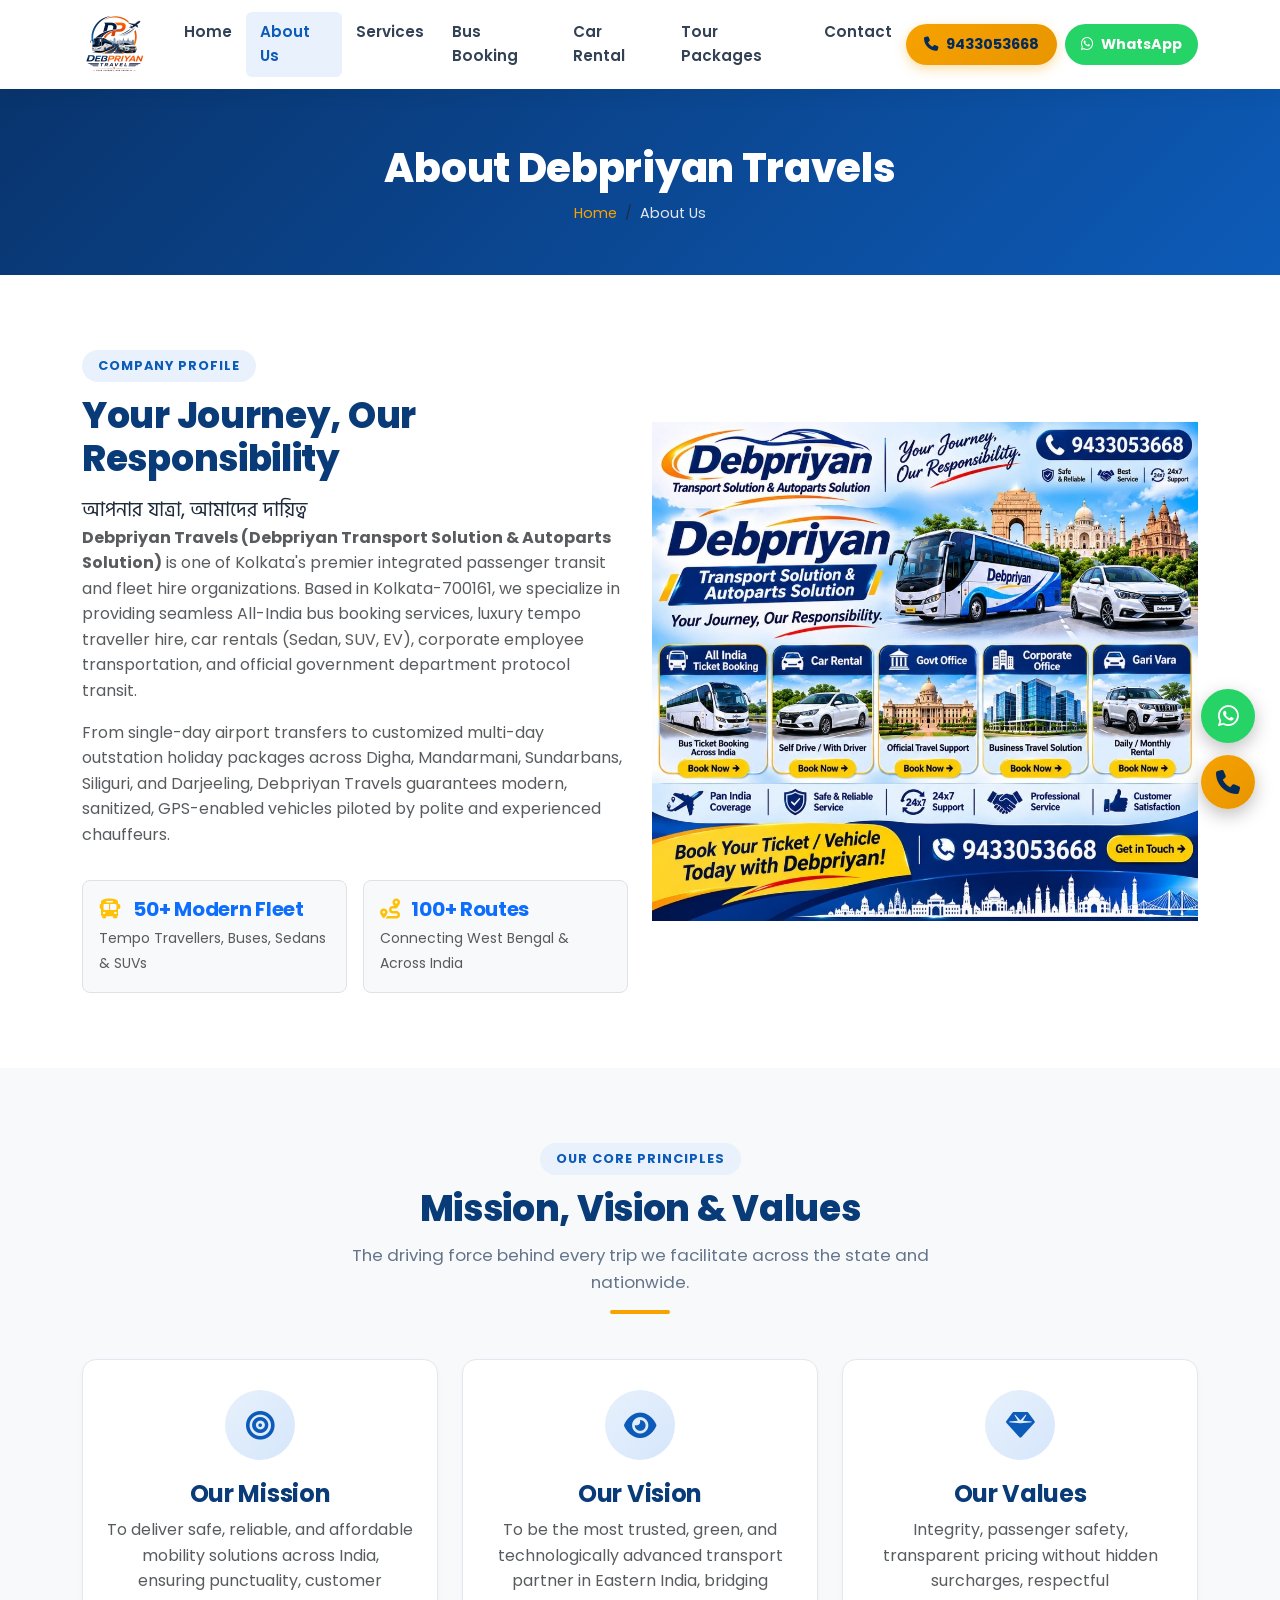
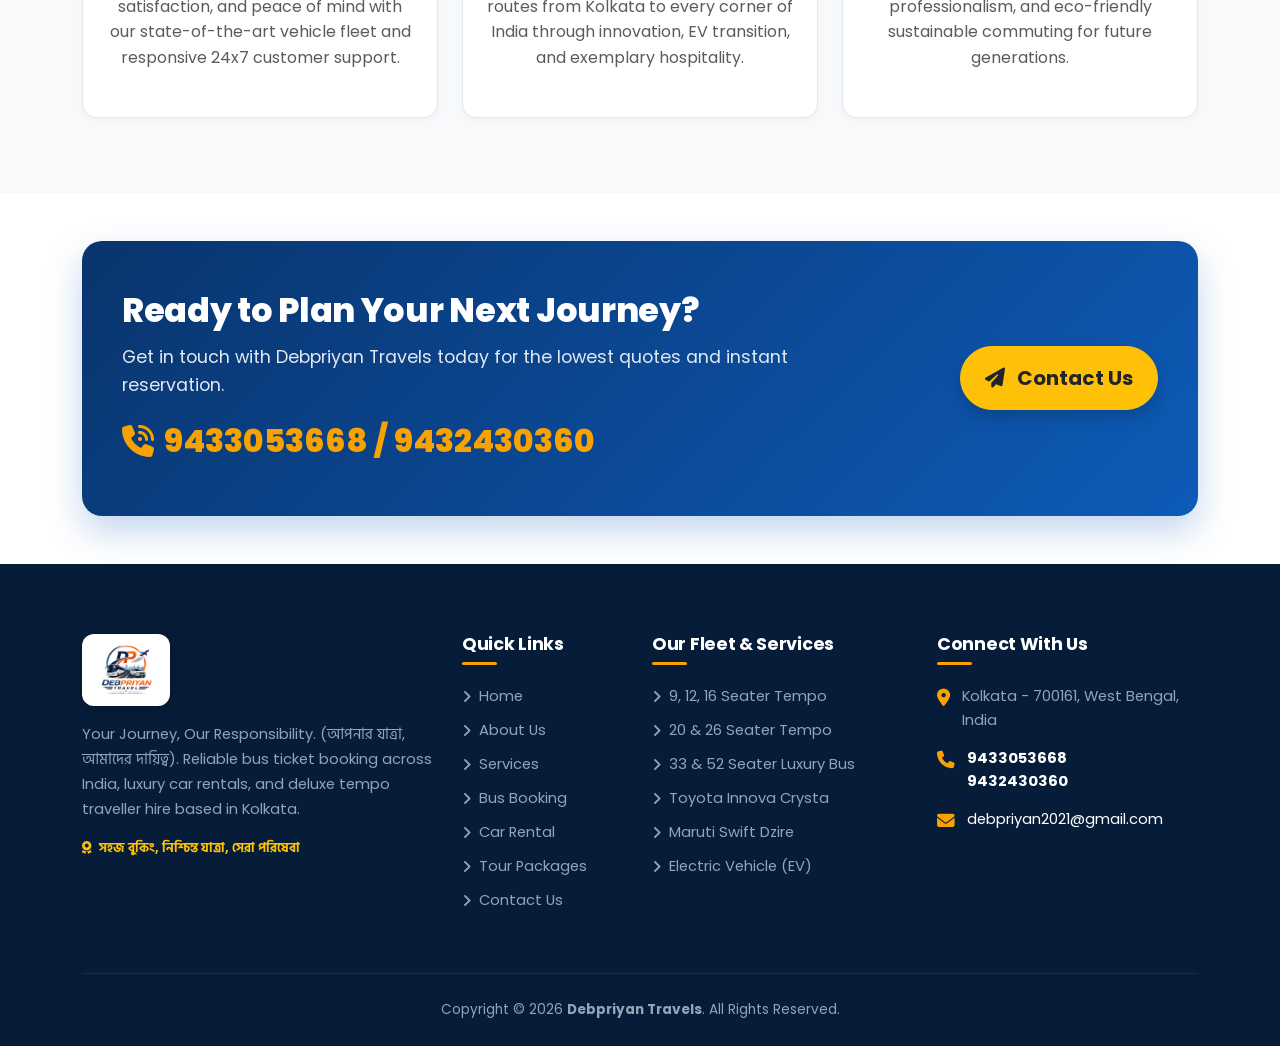
<file: about.html>
<!DOCTYPE html>
<html lang="en">

<head>
  <meta charset="UTF-8">
  <meta name="viewport" content="width=device-width, initial-scale=1.0">
  <title>About Us | Debpriyan Travels Kolkata</title>
  <meta name="description"
    content="Learn about Debpriyan Travels & Transport Solution. Our history, mission, vision and values for reliable travel and vehicle rentals in Kolkata.">

  <link rel="icon" type="image/png" href="assets/images/logo.png">
  <link rel="preconnect" href="https://fonts.googleapis.com">
  <link rel="preconnect" href="https://fonts.gstatic.com" crossorigin>
  <link
    href="https://fonts.googleapis.com/css2?family=Hind+Siliguri:wght@400;500;600;700&family=Poppins:wght@300;400;500;600;700;800&display=swap"
    rel="stylesheet">
  <link rel="stylesheet" href="https://cdnjs.cloudflare.com/ajax/libs/font-awesome/6.5.1/css/all.min.css">
  <link href="https://cdn.jsdelivr.net/npm/bootstrap@5.3.3/dist/css/bootstrap.min.css" rel="stylesheet">
  <link rel="stylesheet" href="assets/css/style.css">
</head>

<body>


  <!-- NAVBAR -->
  <nav class="navbar navbar-expand-lg main-navbar">
    <div class="container">
      <a class="navbar-brand" href="index.html">
        <img src="assets/images/logo.png" alt="Debpriyan Travels" class="site-logo">
      </a>

      <button class="navbar-toggler" type="button" data-bs-toggle="collapse" data-bs-target="#mainNav">
        <span class="navbar-toggler-icon"></span>
      </button>

      <div class="collapse navbar-collapse" id="mainNav">
        <ul class="navbar-nav mx-auto mb-2 mb-lg-0">
          <li class="nav-item"><a class="nav-link" href="index.html">Home</a></li>
          <li class="nav-item"><a class="nav-link active" href="about.html">About Us</a></li>
          <li class="nav-item"><a class="nav-link" href="services.html">Services</a></li>
          <li class="nav-item"><a class="nav-link" href="bus-booking.html">Bus Booking</a></li>
          <li class="nav-item"><a class="nav-link" href="car-rental.html">Car Rental</a></li>
          <li class="nav-item"><a class="nav-link" href="packages.html">Tour Packages</a></li>
          <li class="nav-item"><a class="nav-link" href="contact.html">Contact</a></li>
        </ul>

        <div class="d-flex align-items-center gap-2">
          <a href="tel:9433053668" class="btn-header-call"><i class="fa-solid fa-phone"></i> <span>9433053668</span></a>
          <a href="https://wa.me/919433053668" target="_blank" class="btn-header-wa"><i
              class="fa-brands fa-whatsapp"></i> <span>WhatsApp</span></a>
        </div>
      </div>
    </div>
  </nav>

  <!-- INNER PAGE HERO -->
  <div class="inner-page-hero">
    <div class="container">
      <h1>About Debpriyan Travels</h1>
      <nav aria-label="breadcrumb">
        <ol class="breadcrumb">
          <li class="breadcrumb-item"><a href="index.html">Home</a></li>
          <li class="breadcrumb-item active" aria-current="page">About Us</li>
        </ol>
      </nav>
    </div>
  </div>

  <!-- ABOUT COMPANY OVERVIEW -->
  <section class="section-padding">
    <div class="container">
      <div class="row align-items-center gy-4">
        <div class="col-lg-6">
          <span class="section-badge">Company Profile</span>
          <h2 class="section-title">Your Journey, Our Responsibility</h2>
          <span class="bengali-tagline fs-5">আপনার যাত্রা, আমাদের দায়িত্ব</span>
          <p class="text-muted">
            <strong>Debpriyan Travels (Debpriyan Transport Solution &amp; Autoparts Solution)</strong> is one of
            Kolkata's premier integrated passenger transit and fleet hire organizations. Based in Kolkata-700161, we
            specialize in providing seamless All-India bus booking services, luxury tempo traveller hire, car rentals
            (Sedan, SUV, EV), corporate employee transportation, and official government department protocol transit.
          </p>
          <p class="text-muted">
            From single-day airport transfers to customized multi-day outstation holiday packages across Digha,
            Mandarmani, Sundarbans, Siliguri, and Darjeeling, Debpriyan Travels guarantees modern, sanitized,
            GPS-enabled vehicles piloted by polite and experienced chauffeurs.
          </p>

          <div class="row g-3 mt-2">
            <div class="col-sm-6">
              <div class="p-3 bg-light rounded-3 border">
                <h5 class="fw-bold text-primary mb-1"><i class="fa-solid fa-bus me-2 text-warning"></i> 50+ Modern Fleet
                </h5>
                <small class="text-muted">Tempo Travellers, Buses, Sedans &amp; SUVs</small>
              </div>
            </div>
            <div class="col-sm-6">
              <div class="p-3 bg-light rounded-3 border">
                <h5 class="fw-bold text-primary mb-1"><i class="fa-solid fa-route me-2 text-warning"></i> 100+ Routes
                </h5>
                <small class="text-muted">Connecting West Bengal &amp; Across India</small>
              </div>
            </div>
          </div>
        </div>

        <div class="col-lg-6">
          <div class="hero-banner-image-container">
            <img src="assets/images/banners/banner-main.jpg" alt="Debpriyan Travels Team and Fleet" class="img-fluid">
          </div>
        </div>
      </div>
    </div>
  </section>

  <!-- MISSION, VISION, VALUES (SAME STRUCTURE AS SUJATA TRAVELS) -->
  <section class="section-padding bg-light">
    <div class="container">
      <div class="section-title-wrap">
        <span class="section-badge">Our Core Principles</span>
        <h2 class="section-title">Mission, Vision &amp; Values</h2>
        <p>The driving force behind every trip we facilitate across the state and nationwide.</p>
        <div class="divider-line"></div>
      </div>

      <div class="row g-4">
        <div class="col-lg-4">
          <div class="feature-box">
            <div class="feature-icon-circle">
              <i class="fa-solid fa-bullseye"></i>
            </div>
            <h4>Our Mission</h4>
            <p class="text-muted">
              To deliver safe, reliable, and affordable mobility solutions across India, ensuring punctuality, customer
              satisfaction, and peace of mind with our state-of-the-art vehicle fleet and responsive 24x7 customer
              support.
            </p>
          </div>
        </div>

        <div class="col-lg-4">
          <div class="feature-box">
            <div class="feature-icon-circle">
              <i class="fa-solid fa-eye"></i>
            </div>
            <h4>Our Vision</h4>
            <p class="text-muted">
              To be the most trusted, green, and technologically advanced transport partner in Eastern India, bridging
              routes from Kolkata to every corner of India through innovation, EV transition, and exemplary hospitality.
            </p>
          </div>
        </div>

        <div class="col-lg-4">
          <div class="feature-box">
            <div class="feature-icon-circle">
              <i class="fa-solid fa-gem"></i>
            </div>
            <h4>Our Values</h4>
            <p class="text-muted">
              Integrity, passenger safety, transparent pricing without hidden surcharges, respectful professionalism,
              and eco-friendly sustainable commuting for future generations.
            </p>
          </div>
        </div>
      </div>
    </div>
  </section>

  <!-- CTA STRIP -->
  <section class="container my-5">
    <div class="cta-banner">
      <div class="row align-items-center">
        <div class="col-lg-8">
          <h2>Ready to Plan Your Next Journey?</h2>
          <p>Get in touch with Debpriyan Travels today for the lowest quotes and instant reservation.</p>
          <div class="mt-3">
            <a href="tel:9433053668" class="cta-contact-num">
              <i class="fa-solid fa-phone-volume"></i> 9433053668 / 9432430360
            </a>
          </div>
        </div>
        <div class="col-lg-4 text-lg-end mt-4 mt-lg-0">
          <a href="contact.html" class="btn btn-warning btn-lg fw-bold px-4 py-3 rounded-pill text-dark shadow">
            <i class="fa-solid fa-paper-plane me-2"></i> Contact Us
          </a>
        </div>
      </div>
    </div>
  </section>

  <!-- FOOTER -->
  <footer class="main-footer">
    <div class="container">
      <div class="row g-4">
        <div class="col-lg-4 col-md-6">
          <div class="footer-brand">
            <a href="index.html">
              <img src="assets/images/logo.png" alt="Debpriyan Travels" class="footer-logo-img">
            </a>
            <p>Your Journey, Our Responsibility. (আপনার যাত্রা, আমাদের দায়িত্ব). Reliable bus ticket booking across
              India, luxury car rentals, and deluxe tempo traveller hire based in Kolkata.</p>
            <div class="text-warning fw-bold small mt-3">
              <i class="fa-solid fa-award me-1"></i> সহজ বুকিং, নিশ্চিন্ত যাত্রা, সেরা পরিষেবা
            </div>
          </div>
        </div>

        <div class="col-lg-2 col-md-6">
          <h5 class="footer-heading">Quick Links</h5>
          <ul class="footer-links">
            <li><a href="index.html"><i class="fa-solid fa-angle-right"></i> Home</a></li>
            <li><a href="about.html"><i class="fa-solid fa-angle-right"></i> About Us</a></li>
            <li><a href="services.html"><i class="fa-solid fa-angle-right"></i> Services</a></li>
            <li><a href="bus-booking.html"><i class="fa-solid fa-angle-right"></i> Bus Booking</a></li>
            <li><a href="car-rental.html"><i class="fa-solid fa-angle-right"></i> Car Rental</a></li>
            <li><a href="packages.html"><i class="fa-solid fa-angle-right"></i> Tour Packages</a></li>
            <li><a href="contact.html"><i class="fa-solid fa-angle-right"></i> Contact Us</a></li>
          </ul>
        </div>

        <div class="col-lg-3 col-md-6">
          <h5 class="footer-heading">Our Fleet &amp; Services</h5>
          <ul class="footer-links">
            <li><a href="bus-booking.html"><i class="fa-solid fa-angle-right"></i> 9, 12, 16 Seater Tempo</a></li>
            <li><a href="bus-booking.html"><i class="fa-solid fa-angle-right"></i> 20 &amp; 26 Seater Tempo</a></li>
            <li><a href="bus-booking.html"><i class="fa-solid fa-angle-right"></i> 33 &amp; 52 Seater Luxury Bus</a>
            </li>
            <li><a href="car-rental.html"><i class="fa-solid fa-angle-right"></i> Toyota Innova Crysta</a></li>
            <li><a href="car-rental.html"><i class="fa-solid fa-angle-right"></i> Maruti Swift Dzire</a></li>
            <li><a href="car-rental.html"><i class="fa-solid fa-angle-right"></i> Electric Vehicle (EV)</a></li>
          </ul>
        </div>

        <div class="col-lg-3 col-md-6">
          <h5 class="footer-heading">Connect With Us</h5>
          <div class="footer-contact-item">
            <i class="fa-solid fa-location-dot"></i>
            <span>Kolkata - 700161, West Bengal, India</span>
          </div>
          <div class="footer-contact-item">
            <i class="fa-solid fa-phone"></i>
            <div>
              <a href="tel:9433053668" class="text-white fw-bold">9433053668</a><br>
              <a href="tel:9432430360" class="text-white fw-bold">9432430360</a>
            </div>
          </div>
          <div class="footer-contact-item">
            <i class="fa-solid fa-envelope"></i>
            <span><a href="mailto:debpriyan2021@gmail.com" class="text-white">debpriyan2021@gmail.com</a></span>
          </div>
        </div>
      </div>

      <div class="footer-bottom text-center">
        <p class="mb-0">Copyright &copy; 2026 <strong>Debpriyan Travels</strong>. All Rights Reserved.</p>
      </div>
    </div>
  </footer>

  <!-- FLOATING BUTTONS -->
  <div class="floating-actions">
    <a href="https://wa.me/919433053668" target="_blank" class="floating-btn wa" title="WhatsApp Chat"><i
        class="fa-brands fa-whatsapp"></i></a>
    <a href="tel:9433053668" class="floating-btn call" title="Call Us"><i class="fa-solid fa-phone"></i></a>
    <a href="#" id="backToTop" class="floating-btn top"><i class="fa-solid fa-chevron-up"></i></a>
  </div>

  <script src="https://code.jquery.com/jquery-3.7.1.min.js"></script>
  <script src="https://cdn.jsdelivr.net/npm/bootstrap@5.3.3/dist/js/bootstrap.bundle.min.js"></script>
  <script src="assets/js/main.js"></script>
</body>

</html>
</file>
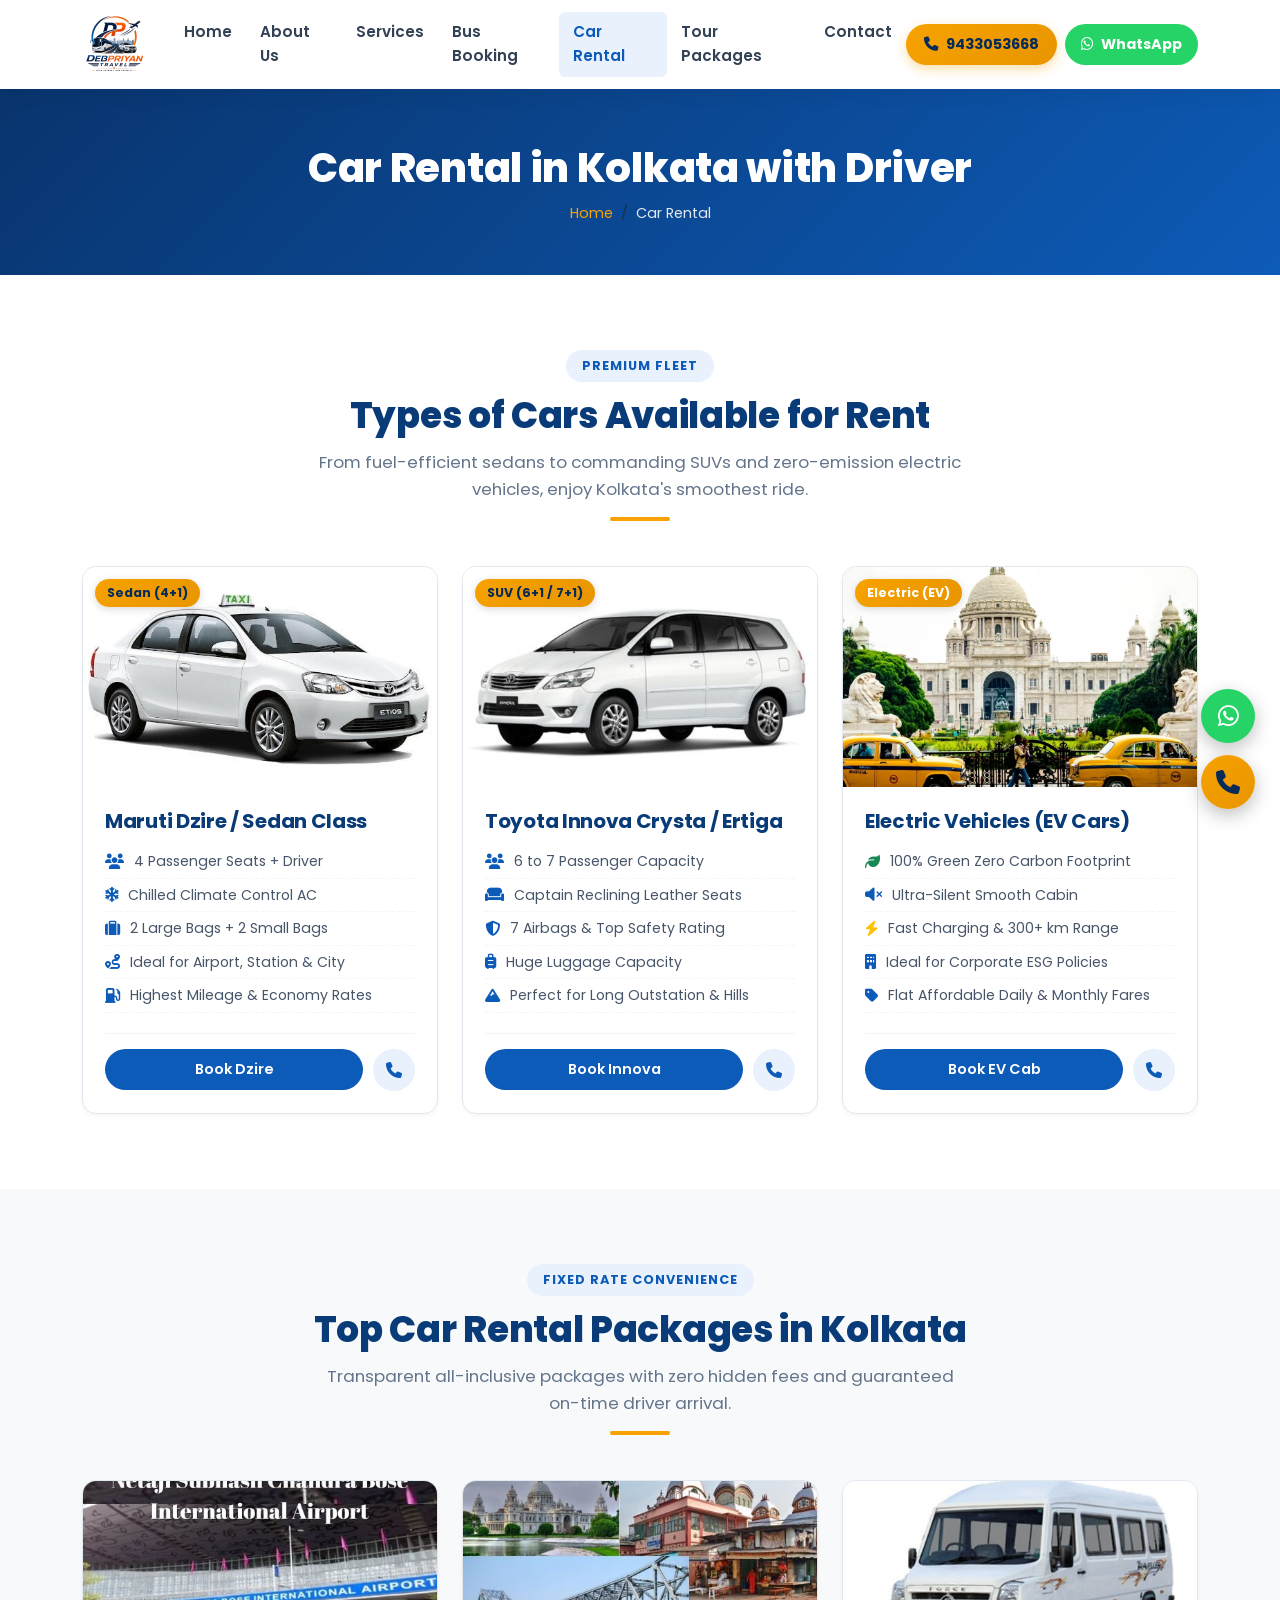
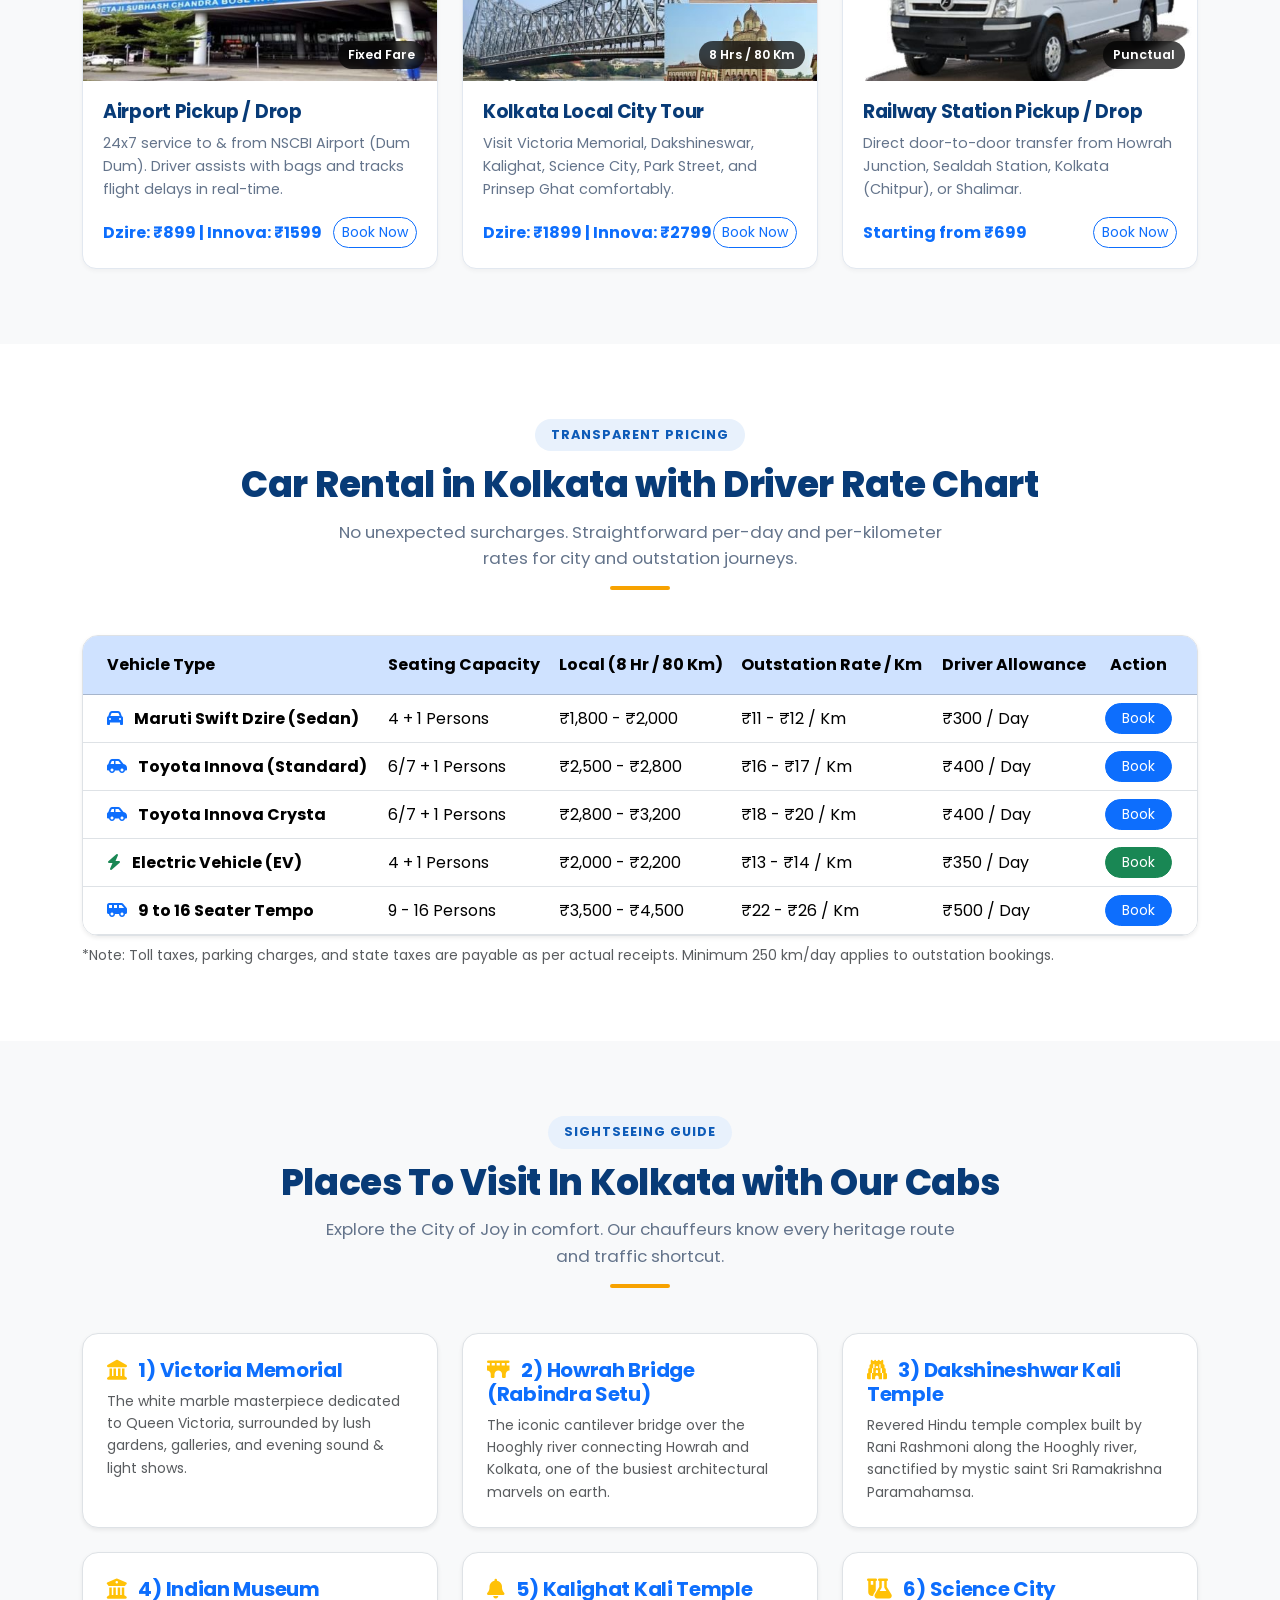
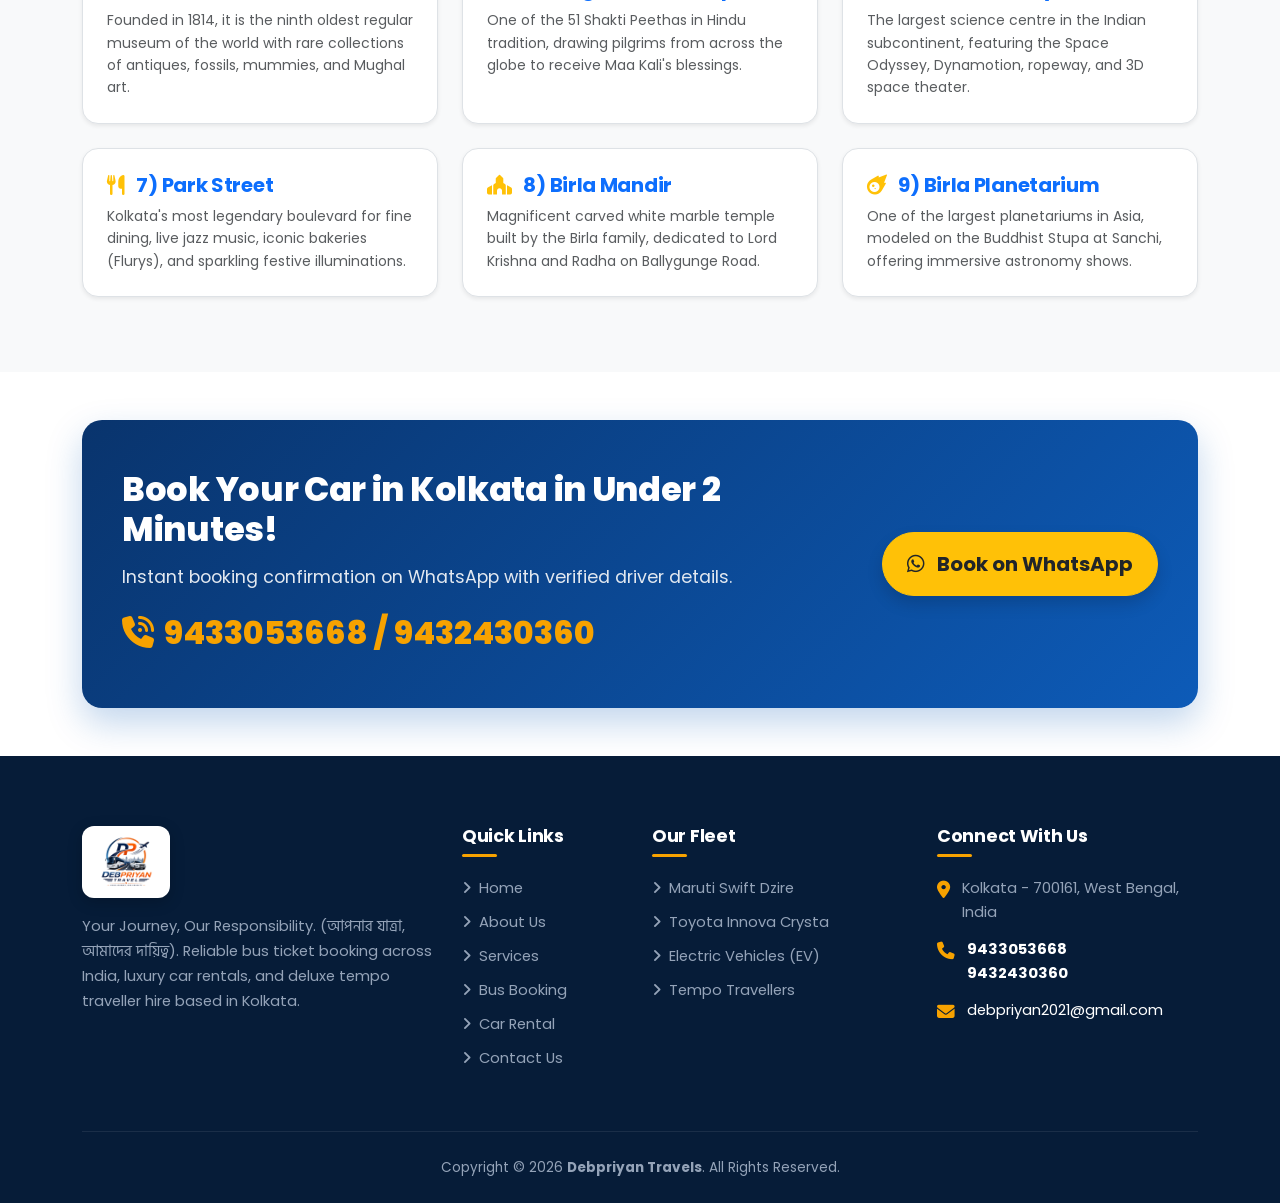
<file: car-rental.html>
<!DOCTYPE html>
<html lang="en">

<head>
  <meta charset="UTF-8">
  <meta name="viewport" content="width=device-width, initial-scale=1.0">
  <title>Car Rental in Kolkata with Driver | Debpriyan Travels</title>
  <meta name="description"
    content="Hire affordable car rentals in Kolkata: Swift Dzire, Toyota Innova Crysta, Electric Vehicles (EV), and Tempo Travellers. Daily, monthly, airport drop & outstation. Call 9433053668.">

  <link rel="icon" type="image/png" href="assets/images/logo.png">
  <link rel="preconnect" href="https://fonts.googleapis.com">
  <link rel="preconnect" href="https://fonts.gstatic.com" crossorigin>
  <link
    href="https://fonts.googleapis.com/css2?family=Hind+Siliguri:wght@400;500;600;700&family=Poppins:wght@300;400;500;600;700;800&display=swap"
    rel="stylesheet">
  <link rel="stylesheet" href="https://cdnjs.cloudflare.com/ajax/libs/font-awesome/6.5.1/css/all.min.css">
  <link href="https://cdn.jsdelivr.net/npm/bootstrap@5.3.3/dist/css/bootstrap.min.css" rel="stylesheet">
  <link rel="stylesheet" href="assets/css/style.css">
</head>

<body>


  <!-- NAVBAR -->
  <nav class="navbar navbar-expand-lg main-navbar">
    <div class="container">
      <a class="navbar-brand" href="index.html">
        <img src="assets/images/logo.png" alt="Debpriyan Travels" class="site-logo">
      </a>

      <button class="navbar-toggler" type="button" data-bs-toggle="collapse" data-bs-target="#mainNav">
        <span class="navbar-toggler-icon"></span>
      </button>

      <div class="collapse navbar-collapse" id="mainNav">
        <ul class="navbar-nav mx-auto mb-2 mb-lg-0">
          <li class="nav-item"><a class="nav-link" href="index.html">Home</a></li>
          <li class="nav-item"><a class="nav-link" href="about.html">About Us</a></li>
          <li class="nav-item"><a class="nav-link" href="services.html">Services</a></li>
          <li class="nav-item"><a class="nav-link" href="bus-booking.html">Bus Booking</a></li>
          <li class="nav-item"><a class="nav-link active" href="car-rental.html">Car Rental</a></li>
          <li class="nav-item"><a class="nav-link" href="packages.html">Tour Packages</a></li>
          <li class="nav-item"><a class="nav-link" href="contact.html">Contact</a></li>
        </ul>

        <div class="d-flex align-items-center gap-2">
          <a href="tel:9433053668" class="btn-header-call"><i class="fa-solid fa-phone"></i> <span>9433053668</span></a>
          <a href="https://wa.me/919433053668" target="_blank" class="btn-header-wa"><i
              class="fa-brands fa-whatsapp"></i> <span>WhatsApp</span></a>
        </div>
      </div>
    </div>
  </nav>

  <!-- INNER HERO -->
  <div class="inner-page-hero">
    <div class="container">
      <h1>Car Rental in Kolkata with Driver</h1>
      <nav aria-label="breadcrumb">
        <ol class="breadcrumb">
          <li class="breadcrumb-item"><a href="index.html">Home</a></li>
          <li class="breadcrumb-item active" aria-current="page">Car Rental</li>
        </ol>
      </nav>
    </div>
  </div>

  <!-- INTRO & TYPES OF CARS -->
  <section class="section-padding">
    <div class="container">
      <div class="section-title-wrap">
        <span class="section-badge">Premium Fleet</span>
        <h2 class="section-title">Types of Cars Available for Rent</h2>
        <p>From fuel-efficient sedans to commanding SUVs and zero-emission electric vehicles, enjoy Kolkata's smoothest
          ride.</p>
        <div class="divider-line"></div>
      </div>

      <div class="row g-4">
        <!-- 1. Sedan -->
        <div class="col-lg-4 col-md-6">
          <div class="fleet-card">
            <div class="fleet-img-wrap">
              <span class="fleet-badge">Sedan (4+1)</span>
              <img src="assets/images/sedan.jpg" alt="Sedan Car Rental Kolkata Swift Dzire">
            </div>
            <div class="fleet-body">
              <h3>Maruti Dzire / Sedan Class</h3>
              <ul class="fleet-features-list">
                <li><i class="fa-solid fa-users"></i> 4 Passenger Seats + Driver</li>
                <li><i class="fa-solid fa-snowflake"></i> Chilled Climate Control AC</li>
                <li><i class="fa-solid fa-suitcase"></i> 2 Large Bags + 2 Small Bags</li>
                <li><i class="fa-solid fa-route"></i> Ideal for Airport, Station &amp; City</li>
                <li><i class="fa-solid fa-gas-pump"></i> Highest Mileage &amp; Economy Rates</li>
              </ul>
              <div class="fleet-footer">
                <button class="btn-fleet-book btn-book-vehicle" data-vehicle="Swift Dzire Sedan"
                  data-service="Car Rental" data-bs-toggle="modal" data-bs-target="#quickBookingModal">
                  Book Dzire
                </button>
                <a href="tel:9433053668" class="btn-fleet-call"><i class="fa-solid fa-phone"></i></a>
              </div>
            </div>
          </div>
        </div>

        <!-- 2. SUV (Innova Crysta) -->
        <div class="col-lg-4 col-md-6">
          <div class="fleet-card">
            <div class="fleet-img-wrap">
              <span class="fleet-badge">SUV (6+1 / 7+1)</span>
              <img src="assets/images/suv.jpg" alt="Toyota Innova Crysta Rental Kolkata">
            </div>
            <div class="fleet-body">
              <h3>Toyota Innova Crysta / Ertiga</h3>
              <ul class="fleet-features-list">
                <li><i class="fa-solid fa-users"></i> 6 to 7 Passenger Capacity</li>
                <li><i class="fa-solid fa-couch"></i> Captain Reclining Leather Seats</li>
                <li><i class="fa-solid fa-shield-halved"></i> 7 Airbags &amp; Top Safety Rating</li>
                <li><i class="fa-solid fa-suitcase-rolling"></i> Huge Luggage Capacity</li>
                <li><i class="fa-solid fa-mountain"></i> Perfect for Long Outstation &amp; Hills</li>
              </ul>
              <div class="fleet-footer">
                <button class="btn-fleet-book btn-book-vehicle" data-vehicle="Toyota Innova Crysta"
                  data-service="Car Rental" data-bs-toggle="modal" data-bs-target="#quickBookingModal">
                  Book Innova
                </button>
                <a href="tel:9433053668" class="btn-fleet-call"><i class="fa-solid fa-phone"></i></a>
              </div>
            </div>
          </div>
        </div>

        <!-- 3. EV Vehicle -->
        <div class="col-lg-4 col-md-6">
          <div class="fleet-card">
            <div class="fleet-img-wrap">
              <span class="fleet-badge bg-success text-white">Electric (EV)</span>
              <img src="assets/images/kolkata-tour.webp" onerror="this.src='assets/images/sedan.jpg'"
                alt="Electric Vehicle EV Car Hire Kolkata">
            </div>
            <div class="fleet-body">
              <h3>Electric Vehicles (EV Cars)</h3>
              <ul class="fleet-features-list">
                <li><i class="fa-solid fa-leaf text-success"></i> 100% Green Zero Carbon Footprint</li>
                <li><i class="fa-solid fa-volume-xmark"></i> Ultra-Silent Smooth Cabin</li>
                <li><i class="fa-solid fa-bolt text-warning"></i> Fast Charging &amp; 300+ km Range</li>
                <li><i class="fa-solid fa-building"></i> Ideal for Corporate ESG Policies</li>
                <li><i class="fa-solid fa-tag"></i> Flat Affordable Daily &amp; Monthly Fares</li>
              </ul>
              <div class="fleet-footer">
                <button class="btn-fleet-book btn-book-vehicle" data-vehicle="EV Electric Vehicle"
                  data-service="EV Rental" data-bs-toggle="modal" data-bs-target="#quickBookingModal">
                  Book EV Cab
                </button>
                <a href="tel:9433053668" class="btn-fleet-call"><i class="fa-solid fa-phone"></i></a>
              </div>
            </div>
          </div>
        </div>
      </div>
    </div>
  </section>

  <!-- POPULAR RENTAL PACKAGES (AIRPORT, CITY TOUR, STATIONS) -->
  <section class="section-padding bg-light">
    <div class="container">
      <div class="section-title-wrap">
        <span class="section-badge">Fixed Rate Convenience</span>
        <h2 class="section-title">Top Car Rental Packages in Kolkata</h2>
        <p>Transparent all-inclusive packages with zero hidden fees and guaranteed on-time driver arrival.</p>
        <div class="divider-line"></div>
      </div>

      <div class="row g-4">
        <div class="col-lg-4 col-md-6">
          <div class="tour-card">
            <div class="tour-card-img">
              <img src="assets/images/pkg-airport.jpg" alt="Airport Pickup and Drop Kolkata">
              <span class="tour-duration-badge">Fixed Fare</span>
            </div>
            <div class="tour-card-body">
              <div>
                <h4>Airport Pickup / Drop</h4>
                <p>24x7 service to &amp; from NSCBI Airport (Dum Dum). Driver assists with bags and tracks flight delays
                  in real-time.</p>
              </div>
              <div class="d-flex justify-content-between align-items-center">
                <span class="fw-bold text-primary">Dzire: ₹899 | Innova: ₹1599</span>
                <button class="btn btn-sm btn-outline-primary rounded-pill btn-book-vehicle"
                  data-vehicle="Airport Transfer" data-service="Car Rental" data-bs-toggle="modal"
                  data-bs-target="#quickBookingModal">Book Now</button>
              </div>
            </div>
          </div>
        </div>

        <div class="col-lg-4 col-md-6">
          <div class="tour-card">
            <div class="tour-card-img">
              <img src="assets/images/pkg-citytour.jpg" alt="Kolkata Local City Tour 8hr 80km">
              <span class="tour-duration-badge">8 Hrs / 80 Km</span>
            </div>
            <div class="tour-card-body">
              <div>
                <h4>Kolkata Local City Tour</h4>
                <p>Visit Victoria Memorial, Dakshineswar, Kalighat, Science City, Park Street, and Prinsep Ghat
                  comfortably.</p>
              </div>
              <div class="d-flex justify-content-between align-items-center">
                <span class="fw-bold text-primary">Dzire: ₹1899 | Innova: ₹2799</span>
                <button class="btn btn-sm btn-outline-primary rounded-pill btn-book-vehicle"
                  data-vehicle="Kolkata City Tour" data-service="Car Rental" data-bs-toggle="modal"
                  data-bs-target="#quickBookingModal">Book Now</button>
              </div>
            </div>
          </div>
        </div>

        <div class="col-lg-4 col-md-6">
          <div class="tour-card">
            <div class="tour-card-img">
              <img src="assets/images/tempo-large.jpg" alt="Railway Station Pickup Drop Howrah Sealdah">
              <span class="tour-duration-badge">Punctual</span>
            </div>
            <div class="tour-card-body">
              <div>
                <h4>Railway Station Pickup / Drop</h4>
                <p>Direct door-to-door transfer from Howrah Junction, Sealdah Station, Kolkata (Chitpur), or Shalimar.
                </p>
              </div>
              <div class="d-flex justify-content-between align-items-center">
                <span class="fw-bold text-primary">Starting from ₹699</span>
                <button class="btn btn-sm btn-outline-primary rounded-pill btn-book-vehicle"
                  data-vehicle="Station Transfer" data-service="Car Rental" data-bs-toggle="modal"
                  data-bs-target="#quickBookingModal">Book Now</button>
              </div>
            </div>
          </div>
        </div>
      </div>
    </div>
  </section>

  <!-- ESTIMATED PRICE TABLE (SAME AS SUJATA) -->
  <section class="section-padding">
    <div class="container">
      <div class="section-title-wrap">
        <span class="section-badge">Transparent Pricing</span>
        <h2 class="section-title">Car Rental in Kolkata with Driver Rate Chart</h2>
        <p>No unexpected surcharges. Straightforward per-day and per-kilometer rates for city and outstation journeys.
        </p>
        <div class="divider-line"></div>
      </div>

      <div class="table-responsive shadow-sm rounded-4 border">
        <table class="table table-hover align-middle mb-0">
          <thead class="table-primary text-white">
            <tr>
              <th scope="col" class="py-3 ps-4">Vehicle Type</th>
              <th scope="col" class="py-3">Seating Capacity</th>
              <th scope="col" class="py-3">Local (8 Hr / 80 Km)</th>
              <th scope="col" class="py-3">Outstation Rate / Km</th>
              <th scope="col" class="py-3">Driver Allowance</th>
              <th scope="col" class="py-3 text-center pe-4">Action</th>
            </tr>
          </thead>
          <tbody>
            <tr>
              <td class="ps-4 fw-bold"><i class="fa-solid fa-car text-primary me-2"></i> Maruti Swift Dzire (Sedan)</td>
              <td>4 + 1 Persons</td>
              <td>₹1,800 - ₹2,000</td>
              <td>₹11 - ₹12 / Km</td>
              <td>₹300 / Day</td>
              <td class="text-center pe-4">
                <button class="btn btn-sm btn-primary rounded-pill px-3 btn-book-vehicle" data-vehicle="Swift Dzire"
                  data-service="Car Rental" data-bs-toggle="modal" data-bs-target="#quickBookingModal">Book</button>
              </td>
            </tr>
            <tr>
              <td class="ps-4 fw-bold"><i class="fa-solid fa-car-side text-primary me-2"></i> Toyota Innova (Standard)
              </td>
              <td>6/7 + 1 Persons</td>
              <td>₹2,500 - ₹2,800</td>
              <td>₹16 - ₹17 / Km</td>
              <td>₹400 / Day</td>
              <td class="text-center pe-4">
                <button class="btn btn-sm btn-primary rounded-pill px-3 btn-book-vehicle" data-vehicle="Toyota Innova"
                  data-service="Car Rental" data-bs-toggle="modal" data-bs-target="#quickBookingModal">Book</button>
              </td>
            </tr>
            <tr>
              <td class="ps-4 fw-bold"><i class="fa-solid fa-car-side text-primary me-2"></i> Toyota Innova Crysta</td>
              <td>6/7 + 1 Persons</td>
              <td>₹2,800 - ₹3,200</td>
              <td>₹18 - ₹20 / Km</td>
              <td>₹400 / Day</td>
              <td class="text-center pe-4">
                <button class="btn btn-sm btn-primary rounded-pill px-3 btn-book-vehicle" data-vehicle="Innova Crysta"
                  data-service="Car Rental" data-bs-toggle="modal" data-bs-target="#quickBookingModal">Book</button>
              </td>
            </tr>
            <tr>
              <td class="ps-4 fw-bold"><i class="fa-solid fa-bolt text-success me-2"></i> Electric Vehicle (EV)</td>
              <td>4 + 1 Persons</td>
              <td>₹2,000 - ₹2,200</td>
              <td>₹13 - ₹14 / Km</td>
              <td>₹350 / Day</td>
              <td class="text-center pe-4">
                <button class="btn btn-sm btn-success rounded-pill px-3 btn-book-vehicle"
                  data-vehicle="Electric Vehicle EV" data-service="Car Rental" data-bs-toggle="modal"
                  data-bs-target="#quickBookingModal">Book</button>
              </td>
            </tr>
            <tr>
              <td class="ps-4 fw-bold"><i class="fa-solid fa-van-shuttle text-primary me-2"></i> 9 to 16 Seater Tempo
              </td>
              <td>9 - 16 Persons</td>
              <td>₹3,500 - ₹4,500</td>
              <td>₹22 - ₹26 / Km</td>
              <td>₹500 / Day</td>
              <td class="text-center pe-4">
                <button class="btn btn-sm btn-primary rounded-pill px-3 btn-book-vehicle" data-vehicle="Tempo Traveller"
                  data-service="Tempo Hire" data-bs-toggle="modal" data-bs-target="#quickBookingModal">Book</button>
              </td>
            </tr>
          </tbody>
        </table>
      </div>
      <small class="text-muted d-block mt-2">*Note: Toll taxes, parking charges, and state taxes are payable as per
        actual receipts. Minimum 250 km/day applies to outstation bookings.</small>
    </div>
  </section>

  <!-- TOP 10 PLACES TO VISIT IN KOLKATA (EXACT FROM SUJATA CAR RENTAL PAGE) -->
  <section class="section-padding bg-light">
    <div class="container">
      <div class="section-title-wrap">
        <span class="section-badge">Sightseeing Guide</span>
        <h2 class="section-title">Places To Visit In Kolkata with Our Cabs</h2>
        <p>Explore the City of Joy in comfort. Our chauffeurs know every heritage route and traffic shortcut.</p>
        <div class="divider-line"></div>
      </div>

      <div class="row g-4">
        <div class="col-lg-4 col-md-6">
          <div class="p-4 bg-white rounded-4 border h-100 shadow-sm">
            <h5 class="fw-bold text-primary"><i class="fa-solid fa-landmark me-2 text-warning"></i> 1) Victoria Memorial
            </h5>
            <p class="text-muted small mb-0">The white marble masterpiece dedicated to Queen Victoria, surrounded by
              lush gardens, galleries, and evening sound &amp; light shows.</p>
          </div>
        </div>

        <div class="col-lg-4 col-md-6">
          <div class="p-4 bg-white rounded-4 border h-100 shadow-sm">
            <h5 class="fw-bold text-primary"><i class="fa-solid fa-bridge me-2 text-warning"></i> 2) Howrah Bridge
              (Rabindra Setu)</h5>
            <p class="text-muted small mb-0">The iconic cantilever bridge over the Hooghly river connecting Howrah and
              Kolkata, one of the busiest architectural marvels on earth.</p>
          </div>
        </div>

        <div class="col-lg-4 col-md-6">
          <div class="p-4 bg-white rounded-4 border h-100 shadow-sm">
            <h5 class="fw-bold text-primary"><i class="fa-solid fa-gopuram me-2 text-warning"></i> 3) Dakshineshwar Kali
              Temple</h5>
            <p class="text-muted small mb-0">Revered Hindu temple complex built by Rani Rashmoni along the Hooghly
              river, sanctified by mystic saint Sri Ramakrishna Paramahamsa.</p>
          </div>
        </div>

        <div class="col-lg-4 col-md-6">
          <div class="p-4 bg-white rounded-4 border h-100 shadow-sm">
            <h5 class="fw-bold text-primary"><i class="fa-solid fa-building-columns me-2 text-warning"></i> 4) Indian
              Museum</h5>
            <p class="text-muted small mb-0">Founded in 1814, it is the ninth oldest regular museum of the world with
              rare collections of antiques, fossils, mummies, and Mughal art.</p>
          </div>
        </div>

        <div class="col-lg-4 col-md-6">
          <div class="p-4 bg-white rounded-4 border h-100 shadow-sm">
            <h5 class="fw-bold text-primary"><i class="fa-solid fa-bell me-2 text-warning"></i> 5) Kalighat Kali Temple
            </h5>
            <p class="text-muted small mb-0">One of the 51 Shakti Peethas in Hindu tradition, drawing pilgrims from
              across the globe to receive Maa Kali's blessings.</p>
          </div>
        </div>

        <div class="col-lg-4 col-md-6">
          <div class="p-4 bg-white rounded-4 border h-100 shadow-sm">
            <h5 class="fw-bold text-primary"><i class="fa-solid fa-flask-vial me-2 text-warning"></i> 6) Science City
            </h5>
            <p class="text-muted small mb-0">The largest science centre in the Indian subcontinent, featuring the Space
              Odyssey, Dynamotion, ropeway, and 3D space theater.</p>
          </div>
        </div>

        <div class="col-lg-4 col-md-6">
          <div class="p-4 bg-white rounded-4 border h-100 shadow-sm">
            <h5 class="fw-bold text-primary"><i class="fa-solid fa-utensils me-2 text-warning"></i> 7) Park Street</h5>
            <p class="text-muted small mb-0">Kolkata's most legendary boulevard for fine dining, live jazz music, iconic
              bakeries (Flurys), and sparkling festive illuminations.</p>
          </div>
        </div>

        <div class="col-lg-4 col-md-6">
          <div class="p-4 bg-white rounded-4 border h-100 shadow-sm">
            <h5 class="fw-bold text-primary"><i class="fa-solid fa-place-of-worship me-2 text-warning"></i> 8) Birla
              Mandir</h5>
            <p class="text-muted small mb-0">Magnificent carved white marble temple built by the Birla family, dedicated
              to Lord Krishna and Radha on Ballygunge Road.</p>
          </div>
        </div>

        <div class="col-lg-4 col-md-6">
          <div class="p-4 bg-white rounded-4 border h-100 shadow-sm">
            <h5 class="fw-bold text-primary"><i class="fa-solid fa-meteor me-2 text-warning"></i> 9) Birla Planetarium
            </h5>
            <p class="text-muted small mb-0">One of the largest planetariums in Asia, modeled on the Buddhist Stupa at
              Sanchi, offering immersive astronomy shows.</p>
          </div>
        </div>
      </div>
    </div>
  </section>

  <!-- CTA STRIP -->
  <section class="container my-5">
    <div class="cta-banner">
      <div class="row align-items-center">
        <div class="col-lg-8">
          <h2>Book Your Car in Kolkata in Under 2 Minutes!</h2>
          <p>Instant booking confirmation on WhatsApp with verified driver details.</p>
          <div class="mt-3">
            <a href="tel:9433053668" class="cta-contact-num">
              <i class="fa-solid fa-phone-volume"></i> 9433053668 / 9432430360
            </a>
          </div>
        </div>
        <div class="col-lg-4 text-lg-end mt-4 mt-lg-0">
          <a href="https://wa.me/919433053668?text=I%20want%20to%20book%20a%20car%20in%20Kolkata" target="_blank"
            class="btn btn-warning btn-lg fw-bold px-4 py-3 rounded-pill text-dark shadow">
            <i class="fa-brands fa-whatsapp me-2"></i> Book on WhatsApp
          </a>
        </div>
      </div>
    </div>
  </section>

  <!-- FOOTER -->
  <footer class="main-footer">
    <div class="container">
      <div class="row g-4">
        <div class="col-lg-4 col-md-6">
          <div class="footer-brand">
            <a href="index.html">
              <img src="assets/images/logo.png" alt="Debpriyan Travels" class="footer-logo-img">
            </a>
            <p>Your Journey, Our Responsibility. (আপনার যাত্রা, আমাদের দায়িত্ব). Reliable bus ticket booking across
              India, luxury car rentals, and deluxe tempo traveller hire based in Kolkata.</p>
          </div>
        </div>
        <div class="col-lg-2 col-md-6">
          <h5 class="footer-heading">Quick Links</h5>
          <ul class="footer-links">
            <li><a href="index.html"><i class="fa-solid fa-angle-right"></i> Home</a></li>
            <li><a href="about.html"><i class="fa-solid fa-angle-right"></i> About Us</a></li>
            <li><a href="services.html"><i class="fa-solid fa-angle-right"></i> Services</a></li>
            <li><a href="bus-booking.html"><i class="fa-solid fa-angle-right"></i> Bus Booking</a></li>
            <li><a href="car-rental.html"><i class="fa-solid fa-angle-right"></i> Car Rental</a></li>
            <li><a href="contact.html"><i class="fa-solid fa-angle-right"></i> Contact Us</a></li>
          </ul>
        </div>
        <div class="col-lg-3 col-md-6">
          <h5 class="footer-heading">Our Fleet</h5>
          <ul class="footer-links">
            <li><a href="car-rental.html"><i class="fa-solid fa-angle-right"></i> Maruti Swift Dzire</a></li>
            <li><a href="car-rental.html"><i class="fa-solid fa-angle-right"></i> Toyota Innova Crysta</a></li>
            <li><a href="car-rental.html"><i class="fa-solid fa-angle-right"></i> Electric Vehicles (EV)</a></li>
            <li><a href="bus-booking.html"><i class="fa-solid fa-angle-right"></i> Tempo Travellers</a></li>
          </ul>
        </div>
        <div class="col-lg-3 col-md-6">
          <h5 class="footer-heading">Connect With Us</h5>
          <div class="footer-contact-item">
            <i class="fa-solid fa-location-dot"></i>
            <span>Kolkata - 700161, West Bengal, India</span>
          </div>
          <div class="footer-contact-item">
            <i class="fa-solid fa-phone"></i>
            <div>
              <a href="tel:9433053668" class="text-white fw-bold">9433053668</a><br>
              <a href="tel:9432430360" class="text-white fw-bold">9432430360</a>
            </div>
          </div>
          <div class="footer-contact-item">
            <i class="fa-solid fa-envelope"></i>
            <span><a href="mailto:debpriyan2021@gmail.com" class="text-white">debpriyan2021@gmail.com</a></span>
          </div>
        </div>
      </div>
      <div class="footer-bottom text-center">
        <p class="mb-0">Copyright &copy; 2026 <strong>Debpriyan Travels</strong>. All Rights Reserved.</p>
      </div>
    </div>
  </footer>

  <!-- FLOATING BUTTONS -->
  <div class="floating-actions">
    <a href="https://wa.me/919433053668" target="_blank" class="floating-btn wa" title="WhatsApp Chat"><i
        class="fa-brands fa-whatsapp"></i></a>
    <a href="tel:9433053668" class="floating-btn call" title="Call Us"><i class="fa-solid fa-phone"></i></a>
    <a href="#" id="backToTop" class="floating-btn top"><i class="fa-solid fa-chevron-up"></i></a>
  </div>

  <!-- BOOKING MODAL -->
  <div class="modal fade" id="quickBookingModal" tabindex="-1">
    <div class="modal-dialog modal-dialog-centered">
      <div class="modal-content">
        <div class="modal-header">
          <h5 class="modal-title fw-bold" id="bookingModalTitle">Book Car</h5>
          <button type="button" class="btn-close" data-bs-dismiss="modal"></button>
        </div>
        <div class="modal-body">
          <form id="modalBookingForm">
            <input type="hidden" id="modalVehicleName" value="">
            <input type="hidden" id="modalServiceType" value="Car Rental">
            <div class="mb-3">
              <label class="form-label fw-semibold">Pickup Location</label>
              <input type="text" class="form-control" id="modalPickup" placeholder="e.g. Airport / Howrah / Home"
                required>
            </div>
            <div class="mb-3">
              <label class="form-label fw-semibold">Destination</label>
              <input type="text" class="form-control" id="modalDrop" placeholder="e.g. Digha / City Sightseeing"
                required>
            </div>
            <div class="row g-2 mb-3">
              <div class="col-6">
                <label class="form-label fw-semibold">Travel Date</label>
                <input type="date" class="form-control" id="modalDate" required>
              </div>
              <div class="col-6">
                <label class="form-label fw-semibold">Your Name</label>
                <input type="text" class="form-control" id="modalName" placeholder="Full Name" required>
              </div>
            </div>
            <div class="mb-3">
              <label class="form-label fw-semibold">Mobile Number</label>
              <input type="tel" class="form-control" id="modalPhone" placeholder="10-digit number" required>
            </div>
            <button type="submit" class="btn btn-warning w-100 fw-bold py-2 text-dark">
              <i class="fa-brands fa-whatsapp me-2"></i> Submit &amp; Inquire on WhatsApp
            </button>
          </form>
        </div>
      </div>
    </div>
  </div>

  <script src="https://code.jquery.com/jquery-3.7.1.min.js"></script>
  <script src="https://cdn.jsdelivr.net/npm/bootstrap@5.3.3/dist/js/bootstrap.bundle.min.js"></script>
  <script src="assets/js/main.js"></script>
</body>

</html>
</file>
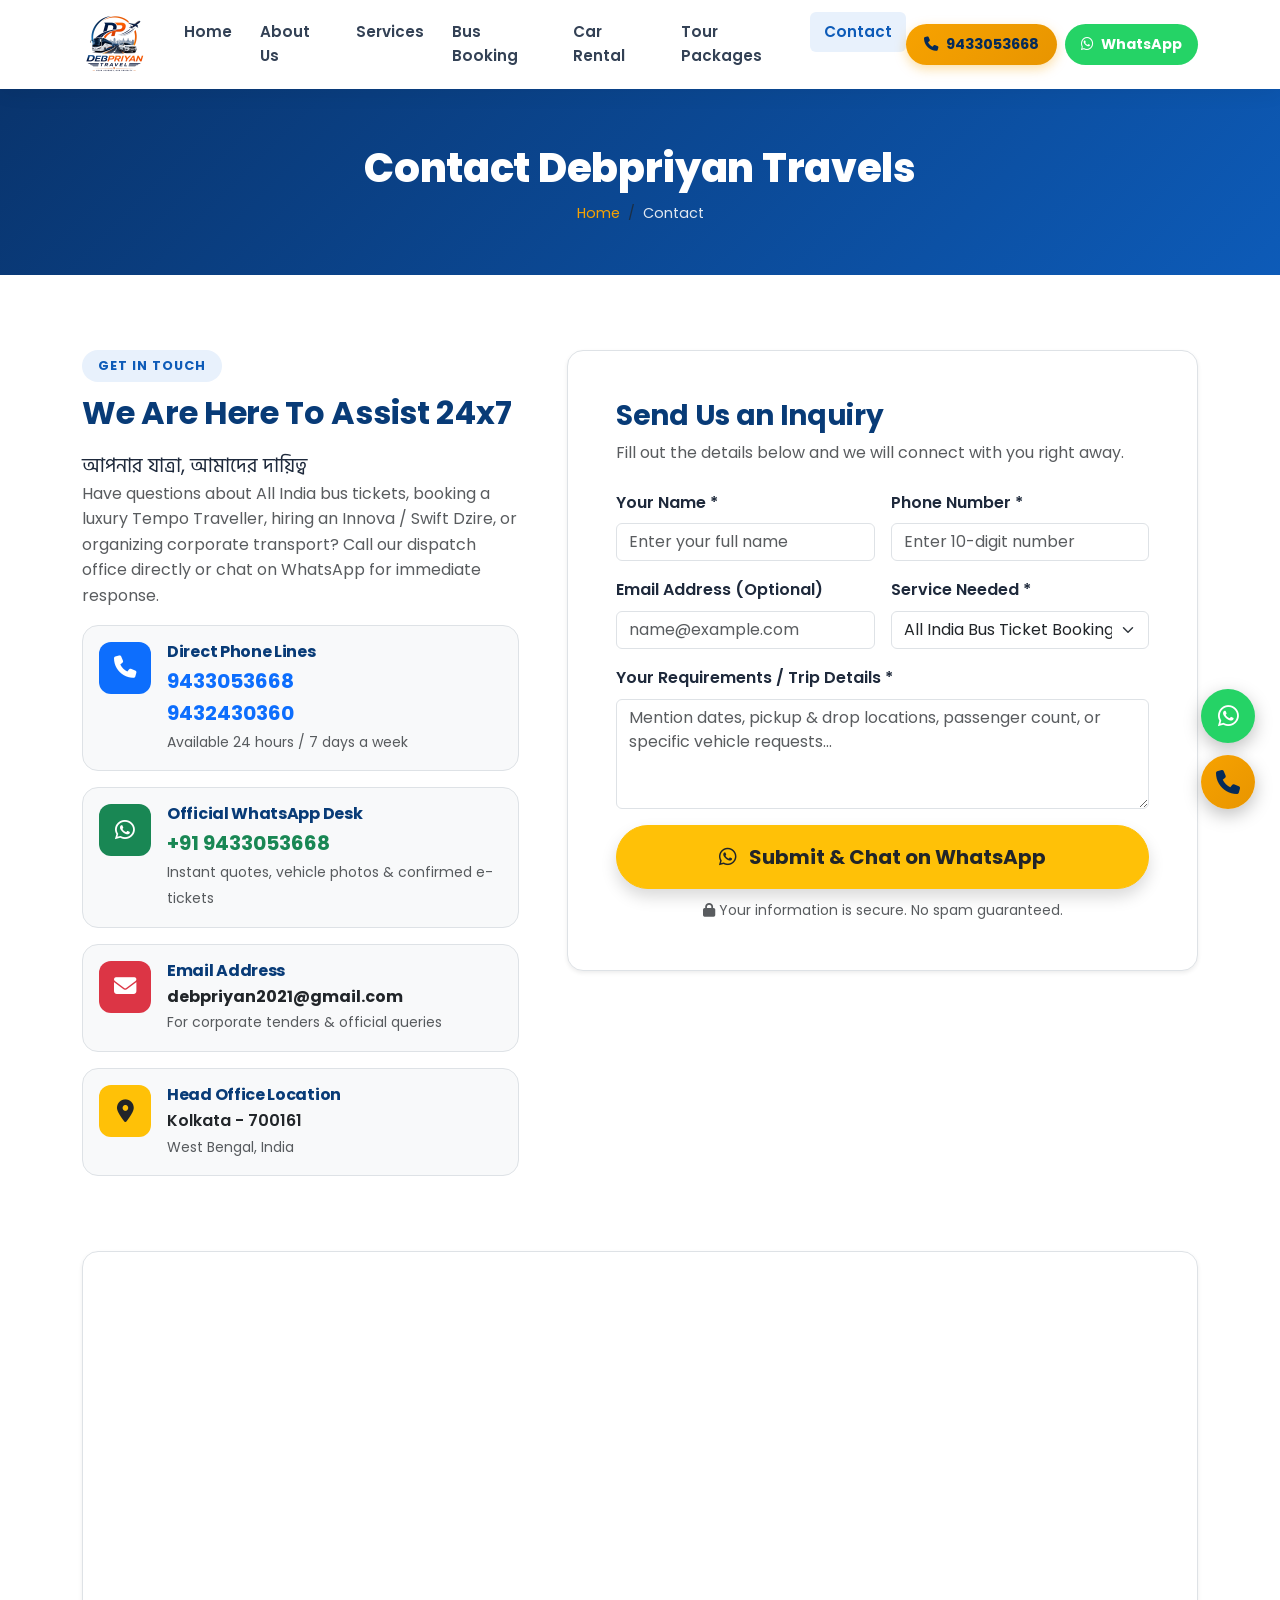
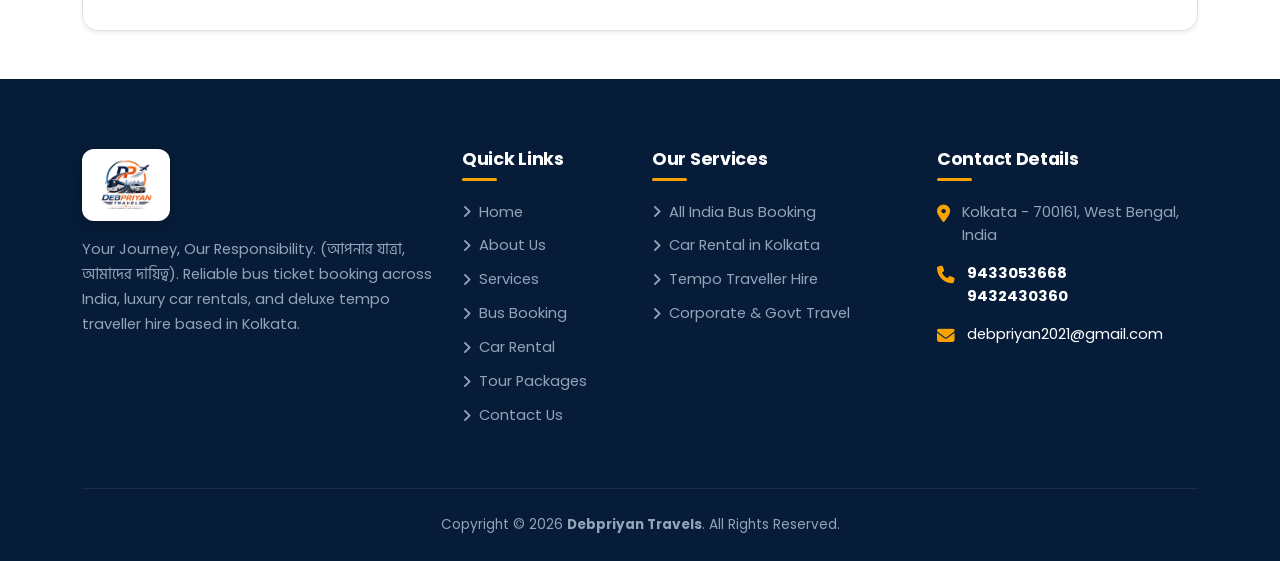
<file: contact.html>
<!DOCTYPE html>
<html lang="en">

<head>
  <meta charset="UTF-8">
  <meta name="viewport" content="width=device-width, initial-scale=1.0">
  <title>Contact Us | Debpriyan Travels Kolkata</title>
  <meta name="description"
    content="Contact Debpriyan Travels & Transport Solution. 24x7 phone support 9433053668 / 9432430360, email debpriyan2021@gmail.com. Office in Kolkata - 700161.">

  <link rel="icon" type="image/png" href="assets/images/logo.png">
  <link rel="preconnect" href="https://fonts.googleapis.com">
  <link rel="preconnect" href="https://fonts.gstatic.com" crossorigin>
  <link
    href="https://fonts.googleapis.com/css2?family=Hind+Siliguri:wght@400;500;600;700&family=Poppins:wght@300;400;500;600;700;800&display=swap"
    rel="stylesheet">
  <link rel="stylesheet" href="https://cdnjs.cloudflare.com/ajax/libs/font-awesome/6.5.1/css/all.min.css">
  <link href="https://cdn.jsdelivr.net/npm/bootstrap@5.3.3/dist/css/bootstrap.min.css" rel="stylesheet">
  <link rel="stylesheet" href="assets/css/style.css">
</head>

<body>


  <!-- NAVBAR -->
  <nav class="navbar navbar-expand-lg main-navbar">
    <div class="container">
      <a class="navbar-brand" href="index.html">
        <img src="assets/images/logo.png" alt="Debpriyan Travels" class="site-logo">
      </a>

      <button class="navbar-toggler" type="button" data-bs-toggle="collapse" data-bs-target="#mainNav">
        <span class="navbar-toggler-icon"></span>
      </button>

      <div class="collapse navbar-collapse" id="mainNav">
        <ul class="navbar-nav mx-auto mb-2 mb-lg-0">
          <li class="nav-item"><a class="nav-link" href="index.html">Home</a></li>
          <li class="nav-item"><a class="nav-link" href="about.html">About Us</a></li>
          <li class="nav-item"><a class="nav-link" href="services.html">Services</a></li>
          <li class="nav-item"><a class="nav-link" href="bus-booking.html">Bus Booking</a></li>
          <li class="nav-item"><a class="nav-link" href="car-rental.html">Car Rental</a></li>
          <li class="nav-item"><a class="nav-link" href="packages.html">Tour Packages</a></li>
          <li class="nav-item"><a class="nav-link active" href="contact.html">Contact</a></li>
        </ul>

        <div class="d-flex align-items-center gap-2">
          <a href="tel:9433053668" class="btn-header-call"><i class="fa-solid fa-phone"></i> <span>9433053668</span></a>
          <a href="https://wa.me/919433053668" target="_blank" class="btn-header-wa"><i
              class="fa-brands fa-whatsapp"></i> <span>WhatsApp</span></a>
        </div>
      </div>
    </div>
  </nav>

  <!-- INNER HERO -->
  <div class="inner-page-hero">
    <div class="container">
      <h1>Contact Debpriyan Travels</h1>
      <nav aria-label="breadcrumb">
        <ol class="breadcrumb">
          <li class="breadcrumb-item"><a href="index.html">Home</a></li>
          <li class="breadcrumb-item active" aria-current="page">Contact</li>
        </ol>
      </nav>
    </div>
  </div>

  <!-- CONTACT DETAILS & FORM -->
  <section class="section-padding">
    <div class="container">
      <div class="row g-5">

        <!-- CONTACT INFORMATION CARDS -->
        <div class="col-lg-5">
          <span class="section-badge">Get In Touch</span>
          <h2 class="fw-bold mb-3">We Are Here To Assist 24x7</h2>
          <span class="bengali-tagline fs-5 mb-4">আপনার যাত্রা, আমাদের দায়িত্ব</span>
          <p class="text-muted">
            Have questions about All India bus tickets, booking a luxury Tempo Traveller, hiring an Innova / Swift
            Dzire, or organizing corporate transport? Call our dispatch office directly or chat on WhatsApp for
            immediate response.
          </p>

          <div class="d-flex align-items-start gap-3 p-3 bg-light rounded-4 border mb-3">
            <div class="value-prop-icon bg-primary text-white">
              <i class="fa-solid fa-phone"></i>
            </div>
            <div>
              <h6 class="fw-bold mb-1">Direct Phone Lines</h6>
              <p class="mb-0"><a href="tel:9433053668" class="text-primary fw-bold fs-5">9433053668</a></p>
              <p class="mb-0"><a href="tel:9432430360" class="text-primary fw-bold fs-5">9432430360</a></p>
              <small class="text-muted">Available 24 hours / 7 days a week</small>
            </div>
          </div>

          <div class="d-flex align-items-start gap-3 p-3 bg-light rounded-4 border mb-3">
            <div class="value-prop-icon bg-success text-white">
              <i class="fa-brands fa-whatsapp"></i>
            </div>
            <div>
              <h6 class="fw-bold mb-1">Official WhatsApp Desk</h6>
              <p class="mb-0"><a href="https://wa.me/919433053668" target="_blank" class="text-success fw-bold fs-5">+91
                  9433053668</a></p>
              <small class="text-muted">Instant quotes, vehicle photos &amp; confirmed e-tickets</small>
            </div>
          </div>

          <div class="d-flex align-items-start gap-3 p-3 bg-light rounded-4 border mb-3">
            <div class="value-prop-icon bg-danger text-white">
              <i class="fa-solid fa-envelope"></i>
            </div>
            <div>
              <h6 class="fw-bold mb-1">Email Address</h6>
              <p class="mb-0"><a href="mailto:debpriyan2021@gmail.com"
                  class="text-dark fw-bold">debpriyan2021@gmail.com</a></p>
              <small class="text-muted">For corporate tenders &amp; official queries</small>
            </div>
          </div>

          <div class="d-flex align-items-start gap-3 p-3 bg-light rounded-4 border">
            <div class="value-prop-icon bg-warning text-dark">
              <i class="fa-solid fa-location-dot"></i>
            </div>
            <div>
              <h6 class="fw-bold mb-1">Head Office Location</h6>
              <p class="mb-0 text-dark fw-semibold">Kolkata - 700161</p>
              <small class="text-muted">West Bengal, India</small>
            </div>
          </div>
        </div>

        <!-- CONTACT INQUIRY FORM -->
        <div class="col-lg-7">
          <div class="p-4 p-md-5 bg-white rounded-4 border shadow-sm">
            <h3 class="fw-bold mb-2">Send Us an Inquiry</h3>
            <p class="text-muted mb-4">Fill out the details below and we will connect with you right away.</p>

            <form id="contactInquiryForm">
              <div class="row g-3">
                <div class="col-md-6">
                  <label class="form-label fw-semibold">Your Name *</label>
                  <input type="text" class="form-control" id="contactName" placeholder="Enter your full name" required>
                </div>
                <div class="col-md-6">
                  <label class="form-label fw-semibold">Phone Number *</label>
                  <input type="tel" class="form-control" id="contactPhone" placeholder="Enter 10-digit number" required>
                </div>
                <div class="col-md-6">
                  <label class="form-label fw-semibold">Email Address (Optional)</label>
                  <input type="email" class="form-control" id="contactEmail" placeholder="name@example.com">
                </div>
                <div class="col-md-6">
                  <label class="form-label fw-semibold">Service Needed *</label>
                  <select class="form-select" id="contactSubject" required>
                    <option value="All India Bus Ticket Booking">All India Bus Ticket Booking</option>
                    <option value="Car Rental (Innova / Dzire / EV)">Car Rental (Innova / Dzire / EV)</option>
                    <option value="Tempo Traveller Hire">Tempo Traveller Hire (9-26 Seater)</option>
                    <option value="Govt Office Official Travel">Govt Office Official Travel</option>
                    <option value="Corporate Fleet Service">Corporate Fleet Service</option>
                    <option value="Daily or Monthly Gari Vara">Daily or Monthly Gari Vara</option>
                    <option value="Holiday Tour Package">Holiday Tour Package</option>
                  </select>
                </div>
                <div class="col-12">
                  <label class="form-label fw-semibold">Your Requirements / Trip Details *</label>
                  <textarea class="form-control" id="contactMessage" rows="4"
                    placeholder="Mention dates, pickup & drop locations, passenger count, or specific vehicle requests..."
                    required></textarea>
                </div>
                <div class="col-12">
                  <button type="submit"
                    class="btn btn-warning btn-lg fw-bold px-4 py-3 rounded-pill w-100 text-dark shadow">
                    <i class="fa-brands fa-whatsapp me-2"></i> Submit &amp; Chat on WhatsApp
                  </button>
                  <div class="text-center mt-2">
                    <small class="text-muted"><i class="fa-solid fa-lock"></i> Your information is secure. No spam
                      guaranteed.</small>
                  </div>
                </div>
              </div>
            </form>
          </div>
        </div>

      </div>
    </div>
  </section>

  <!-- GOOGLE MAP EMBED (KOLKATA) -->
  <section class="container mb-5">
    <div class="rounded-4 overflow-hidden shadow-sm border" style="height: 380px;">
      <iframe
        src="https://www.google.com/maps/embed?pb=!1m18!1m12!1m3!1d117925.35231264228!2d88.2649514757342!3d22.53556488344601!2m3!1f0!2f0!3f0!3m2!1i1024!2i768!4f13.1!3m3!1m2!1s0x39f882db4908f667%3A0x43e330e68f6c2cbc!2sKolkata%2C%20West%20Bengal!5e0!3m2!1sen!2sin!4v1700000000000!5m2!1sen!2sin"
        width="100%" height="100%" style="border:0;" allowfullscreen="" loading="lazy"
        referrerpolicy="no-referrer-when-downgrade"></iframe>
    </div>
  </section>

  <!-- FOOTER -->
  <footer class="main-footer">
    <div class="container">
      <div class="row g-4">
        <div class="col-lg-4 col-md-6">
          <div class="footer-brand">
            <a href="index.html">
              <img src="assets/images/logo.png" alt="Debpriyan Travels" class="footer-logo-img">
            </a>
            <p>Your Journey, Our Responsibility. (আপনার যাত্রা, আমাদের দায়িত্ব). Reliable bus ticket booking across
              India, luxury car rentals, and deluxe tempo traveller hire based in Kolkata.</p>
          </div>
        </div>
        <div class="col-lg-2 col-md-6">
          <h5 class="footer-heading">Quick Links</h5>
          <ul class="footer-links">
            <li><a href="index.html"><i class="fa-solid fa-angle-right"></i> Home</a></li>
            <li><a href="about.html"><i class="fa-solid fa-angle-right"></i> About Us</a></li>
            <li><a href="services.html"><i class="fa-solid fa-angle-right"></i> Services</a></li>
            <li><a href="bus-booking.html"><i class="fa-solid fa-angle-right"></i> Bus Booking</a></li>
            <li><a href="car-rental.html"><i class="fa-solid fa-angle-right"></i> Car Rental</a></li>
            <li><a href="packages.html"><i class="fa-solid fa-angle-right"></i> Tour Packages</a></li>
            <li><a href="contact.html"><i class="fa-solid fa-angle-right"></i> Contact Us</a></li>
          </ul>
        </div>
        <div class="col-lg-3 col-md-6">
          <h5 class="footer-heading">Our Services</h5>
          <ul class="footer-links">
            <li><a href="bus-booking.html"><i class="fa-solid fa-angle-right"></i> All India Bus Booking</a></li>
            <li><a href="car-rental.html"><i class="fa-solid fa-angle-right"></i> Car Rental in Kolkata</a></li>
            <li><a href="bus-booking.html"><i class="fa-solid fa-angle-right"></i> Tempo Traveller Hire</a></li>
            <li><a href="services.html"><i class="fa-solid fa-angle-right"></i> Corporate &amp; Govt Travel</a></li>
          </ul>
        </div>
        <div class="col-lg-3 col-md-6">
          <h5 class="footer-heading">Contact Details</h5>
          <div class="footer-contact-item">
            <i class="fa-solid fa-location-dot"></i>
            <span>Kolkata - 700161, West Bengal, India</span>
          </div>
          <div class="footer-contact-item">
            <i class="fa-solid fa-phone"></i>
            <div>
              <a href="tel:9433053668" class="text-white fw-bold">9433053668</a><br>
              <a href="tel:9432430360" class="text-white fw-bold">9432430360</a>
            </div>
          </div>
          <div class="footer-contact-item">
            <i class="fa-solid fa-envelope"></i>
            <span><a href="mailto:debpriyan2021@gmail.com" class="text-white">debpriyan2021@gmail.com</a></span>
          </div>
        </div>
      </div>
      <div class="footer-bottom text-center">
        <p class="mb-0">Copyright &copy; 2026 <strong>Debpriyan Travels</strong>. All Rights Reserved.</p>
      </div>
    </div>
  </footer>

  <!-- FLOATING BUTTONS -->
  <div class="floating-actions">
    <a href="https://wa.me/919433053668" target="_blank" class="floating-btn wa" title="WhatsApp Chat"><i
        class="fa-brands fa-whatsapp"></i></a>
    <a href="tel:9433053668" class="floating-btn call" title="Call Us"><i class="fa-solid fa-phone"></i></a>
    <a href="#" id="backToTop" class="floating-btn top"><i class="fa-solid fa-chevron-up"></i></a>
  </div>

  <script src="https://code.jquery.com/jquery-3.7.1.min.js"></script>
  <script src="https://cdn.jsdelivr.net/npm/bootstrap@5.3.3/dist/js/bootstrap.bundle.min.js"></script>
  <script src="assets/js/main.js"></script>
</body>

</html>
</file>
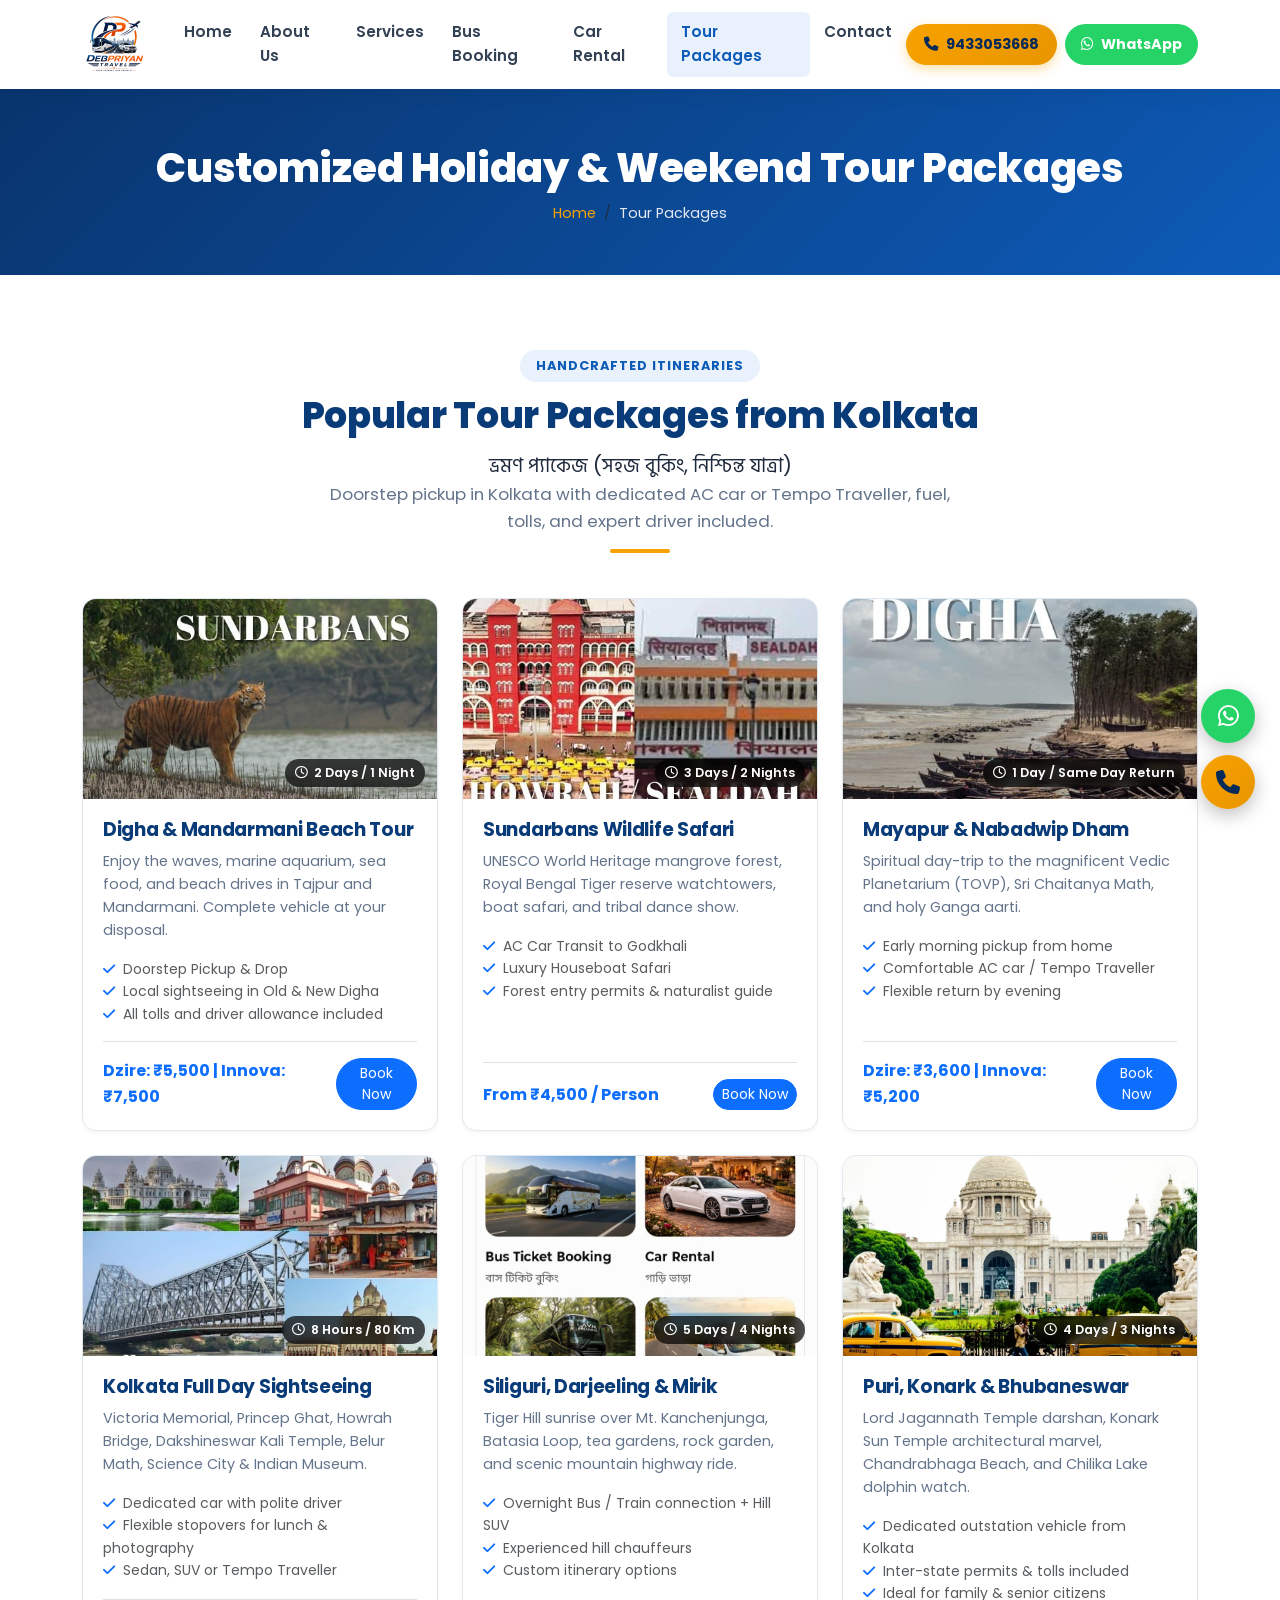
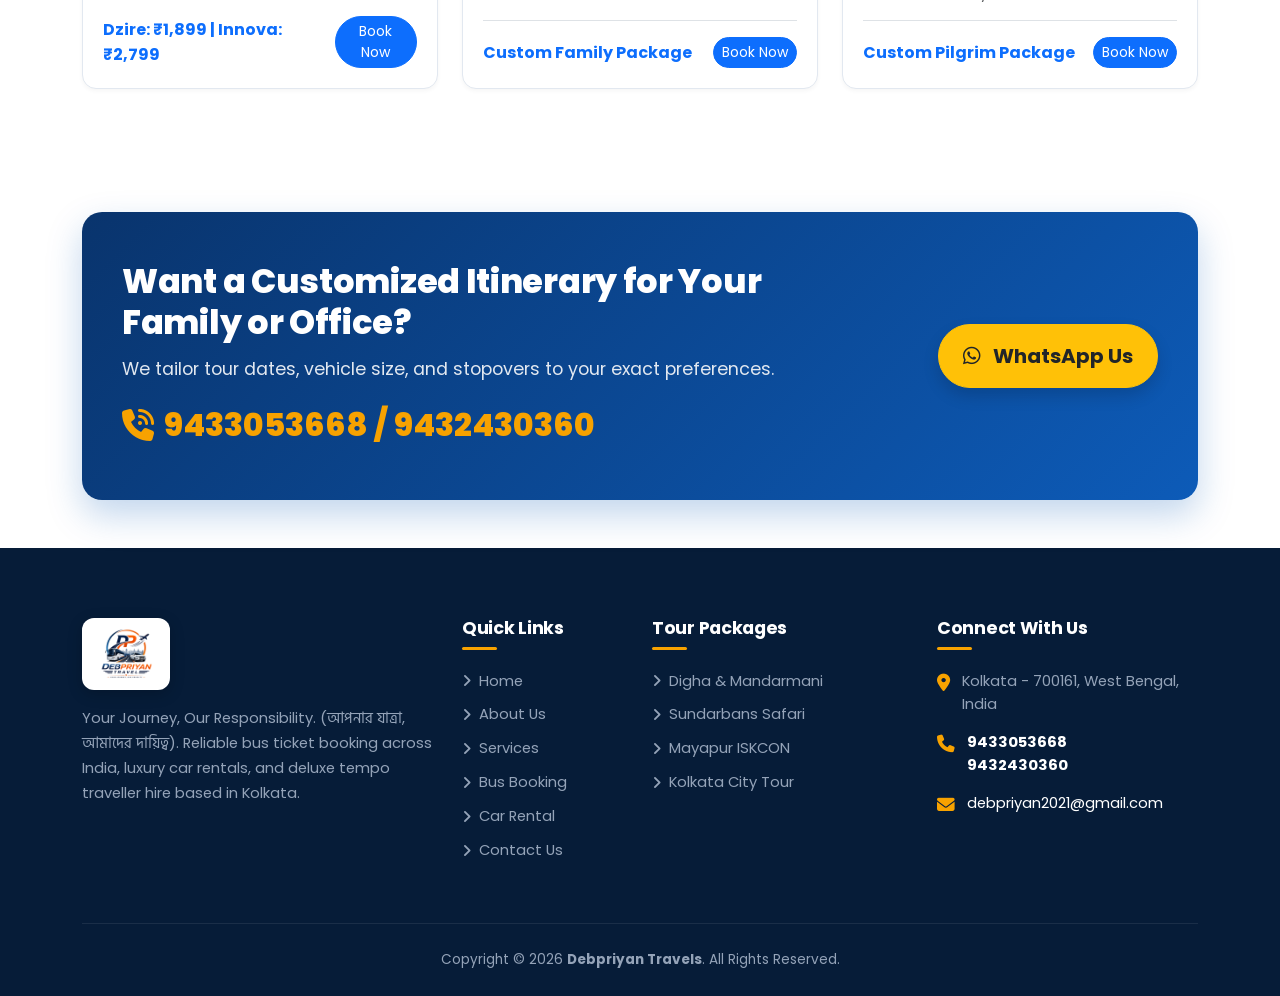
<file: packages.html>
<!DOCTYPE html>
<html lang="en">
<head>
  <meta charset="UTF-8">
  <meta name="viewport" content="width=device-width, initial-scale=1.0">
  <title>Tour Packages | Debpriyan Travels Kolkata</title>
  <meta name="description" content="Popular holiday and weekend tour packages from Kolkata: Digha, Sundarbans, Mayapur, Darjeeling, Puri & Kolkata City Sightseeing with AC vehicles. Call 9433053668.">
  
  <link rel="icon" type="image/png" href="assets/images/logo.png">
  <link rel="preconnect" href="https://fonts.googleapis.com">
  <link rel="preconnect" href="https://fonts.gstatic.com" crossorigin>
  <link href="https://fonts.googleapis.com/css2?family=Hind+Siliguri:wght@400;500;600;700&family=Poppins:wght@300;400;500;600;700;800&display=swap" rel="stylesheet">
  <link rel="stylesheet" href="https://cdnjs.cloudflare.com/ajax/libs/font-awesome/6.5.1/css/all.min.css">
  <link href="https://cdn.jsdelivr.net/npm/bootstrap@5.3.3/dist/css/bootstrap.min.css" rel="stylesheet">
  <link rel="stylesheet" href="assets/css/style.css">
</head>
<body>


  <!-- NAVBAR -->
  <nav class="navbar navbar-expand-lg main-navbar">
    <div class="container">
      <a class="navbar-brand" href="index.html">
        <img src="assets/images/logo.png" alt="Debpriyan Travels" class="site-logo">
      </a>

      <button class="navbar-toggler" type="button" data-bs-toggle="collapse" data-bs-target="#mainNav">
        <span class="navbar-toggler-icon"></span>
      </button>

      <div class="collapse navbar-collapse" id="mainNav">
        <ul class="navbar-nav mx-auto mb-2 mb-lg-0">
          <li class="nav-item"><a class="nav-link" href="index.html">Home</a></li>
          <li class="nav-item"><a class="nav-link" href="about.html">About Us</a></li>
          <li class="nav-item"><a class="nav-link" href="services.html">Services</a></li>
          <li class="nav-item"><a class="nav-link" href="bus-booking.html">Bus Booking</a></li>
          <li class="nav-item"><a class="nav-link" href="car-rental.html">Car Rental</a></li>
          <li class="nav-item"><a class="nav-link active" href="packages.html">Tour Packages</a></li>
          <li class="nav-item"><a class="nav-link" href="contact.html">Contact</a></li>
        </ul>

        <div class="d-flex align-items-center gap-2">
          <a href="tel:9433053668" class="btn-header-call"><i class="fa-solid fa-phone"></i> <span>9433053668</span></a>
          <a href="https://wa.me/919433053668" target="_blank" class="btn-header-wa"><i class="fa-brands fa-whatsapp"></i> <span>WhatsApp</span></a>
        </div>
      </div>
    </div>
  </nav>

  <!-- INNER HERO -->
  <div class="inner-page-hero">
    <div class="container">
      <h1>Customized Holiday &amp; Weekend Tour Packages</h1>
      <nav aria-label="breadcrumb">
        <ol class="breadcrumb">
          <li class="breadcrumb-item"><a href="index.html">Home</a></li>
          <li class="breadcrumb-item active" aria-current="page">Tour Packages</li>
        </ol>
      </nav>
    </div>
  </div>

  <!-- PACKAGES GRID -->
  <section class="section-padding">
    <div class="container">
      <div class="section-title-wrap">
        <span class="section-badge">Handcrafted Itineraries</span>
        <h2 class="section-title">Popular Tour Packages from Kolkata</h2>
        <span class="bengali-tagline fs-5">ভ্রমণ প্যাকেজ (সহজ বুকিং, নিশ্চিন্ত যাত্রা)</span>
        <p>Doorstep pickup in Kolkata with dedicated AC car or Tempo Traveller, fuel, tolls, and expert driver included.</p>
        <div class="divider-line"></div>
      </div>

      <div class="row g-4">
        <!-- 1. Digha & Mandarmani -->
        <div class="col-lg-4 col-md-6">
          <div class="tour-card">
            <div class="tour-card-img">
              <img src="assets/images/pkg-digha.jpg" alt="Digha Sea Beach Package">
              <span class="tour-duration-badge"><i class="fa-regular fa-clock me-1"></i> 2 Days / 1 Night</span>
            </div>
            <div class="tour-card-body">
              <div>
                <h4>Digha &amp; Mandarmani Beach Tour</h4>
                <p>Enjoy the waves, marine aquarium, sea food, and beach drives in Tajpur and Mandarmani. Complete vehicle at your disposal.</p>
                <ul class="list-unstyled small text-muted mb-3">
                  <li><i class="fa-solid fa-check text-primary me-1"></i> Doorstep Pickup &amp; Drop</li>
                  <li><i class="fa-solid fa-check text-primary me-1"></i> Local sightseeing in Old &amp; New Digha</li>
                  <li><i class="fa-solid fa-check text-primary me-1"></i> All tolls and driver allowance included</li>
                </ul>
              </div>
              <div class="d-flex justify-content-between align-items-center pt-3 border-top">
                <span class="fw-bold text-primary">Dzire: ₹5,500 | Innova: ₹7,500</span>
                <button class="btn btn-sm btn-primary rounded-pill btn-book-vehicle" data-vehicle="Digha Tour Package" data-service="Tour Package" data-bs-toggle="modal" data-bs-target="#quickBookingModal">Book Now</button>
              </div>
            </div>
          </div>
        </div>

        <!-- 2. Sundarbans Mangrove Safari -->
        <div class="col-lg-4 col-md-6">
          <div class="tour-card">
            <div class="tour-card-img">
              <img src="assets/images/pkg-sundarban.jpg" alt="Sundarbans Tour">
              <span class="tour-duration-badge"><i class="fa-regular fa-clock me-1"></i> 3 Days / 2 Nights</span>
            </div>
            <div class="tour-card-body">
              <div>
                <h4>Sundarbans Wildlife Safari</h4>
                <p>UNESCO World Heritage mangrove forest, Royal Bengal Tiger reserve watchtowers, boat safari, and tribal dance show.</p>
                <ul class="list-unstyled small text-muted mb-3">
                  <li><i class="fa-solid fa-check text-primary me-1"></i> AC Car Transit to Godkhali</li>
                  <li><i class="fa-solid fa-check text-primary me-1"></i> Luxury Houseboat Safari</li>
                  <li><i class="fa-solid fa-check text-primary me-1"></i> Forest entry permits &amp; naturalist guide</li>
                </ul>
              </div>
              <div class="d-flex justify-content-between align-items-center pt-3 border-top">
                <span class="fw-bold text-primary">From ₹4,500 / Person</span>
                <button class="btn btn-sm btn-primary rounded-pill btn-book-vehicle" data-vehicle="Sundarbans Tour Package" data-service="Tour Package" data-bs-toggle="modal" data-bs-target="#quickBookingModal">Book Now</button>
              </div>
            </div>
          </div>
        </div>

        <!-- 3. Mayapur ISKCON & Nabadwip -->
        <div class="col-lg-4 col-md-6">
          <div class="tour-card">
            <div class="tour-card-img">
              <img src="assets/images/pkg-mayapur.jpg" alt="Mayapur ISKCON Tour">
              <span class="tour-duration-badge"><i class="fa-regular fa-clock me-1"></i> 1 Day / Same Day Return</span>
            </div>
            <div class="tour-card-body">
              <div>
                <h4>Mayapur &amp; Nabadwip Dham</h4>
                <p>Spiritual day-trip to the magnificent Vedic Planetarium (TOVP), Sri Chaitanya Math, and holy Ganga aarti.</p>
                <ul class="list-unstyled small text-muted mb-3">
                  <li><i class="fa-solid fa-check text-primary me-1"></i> Early morning pickup from home</li>
                  <li><i class="fa-solid fa-check text-primary me-1"></i> Comfortable AC car / Tempo Traveller</li>
                  <li><i class="fa-solid fa-check text-primary me-1"></i> Flexible return by evening</li>
                </ul>
              </div>
              <div class="d-flex justify-content-between align-items-center pt-3 border-top">
                <span class="fw-bold text-primary">Dzire: ₹3,600 | Innova: ₹5,200</span>
                <button class="btn btn-sm btn-primary rounded-pill btn-book-vehicle" data-vehicle="Mayapur Tour Package" data-service="Tour Package" data-bs-toggle="modal" data-bs-target="#quickBookingModal">Book Now</button>
              </div>
            </div>
          </div>
        </div>

        <!-- 4. Kolkata Heritage City Tour -->
        <div class="col-lg-4 col-md-6">
          <div class="tour-card">
            <div class="tour-card-img">
              <img src="assets/images/pkg-citytour.jpg" alt="Kolkata City Tour">
              <span class="tour-duration-badge"><i class="fa-regular fa-clock me-1"></i> 8 Hours / 80 Km</span>
            </div>
            <div class="tour-card-body">
              <div>
                <h4>Kolkata Full Day Sightseeing</h4>
                <p>Victoria Memorial, Princep Ghat, Howrah Bridge, Dakshineswar Kali Temple, Belur Math, Science City &amp; Indian Museum.</p>
                <ul class="list-unstyled small text-muted mb-3">
                  <li><i class="fa-solid fa-check text-primary me-1"></i> Dedicated car with polite driver</li>
                  <li><i class="fa-solid fa-check text-primary me-1"></i> Flexible stopovers for lunch &amp; photography</li>
                  <li><i class="fa-solid fa-check text-primary me-1"></i> Sedan, SUV or Tempo Traveller</li>
                </ul>
              </div>
              <div class="d-flex justify-content-between align-items-center pt-3 border-top">
                <span class="fw-bold text-primary">Dzire: ₹1,899 | Innova: ₹2,799</span>
                <button class="btn btn-sm btn-primary rounded-pill btn-book-vehicle" data-vehicle="Kolkata City Tour" data-service="Tour Package" data-bs-toggle="modal" data-bs-target="#quickBookingModal">Book Now</button>
              </div>
            </div>
          </div>
        </div>

        <!-- 5. Siliguri & Darjeeling -->
        <div class="col-lg-4 col-md-6">
          <div class="tour-card">
            <div class="tour-card-img">
              <img src="assets/images/banners/services-cards.jpg" alt="Darjeeling Tour">
              <span class="tour-duration-badge"><i class="fa-regular fa-clock me-1"></i> 5 Days / 4 Nights</span>
            </div>
            <div class="tour-card-body">
              <div>
                <h4>Siliguri, Darjeeling &amp; Mirik</h4>
                <p>Tiger Hill sunrise over Mt. Kanchenjunga, Batasia Loop, tea gardens, rock garden, and scenic mountain highway ride.</p>
                <ul class="list-unstyled small text-muted mb-3">
                  <li><i class="fa-solid fa-check text-primary me-1"></i> Overnight Bus / Train connection + Hill SUV</li>
                  <li><i class="fa-solid fa-check text-primary me-1"></i> Experienced hill chauffeurs</li>
                  <li><i class="fa-solid fa-check text-primary me-1"></i> Custom itinerary options</li>
                </ul>
              </div>
              <div class="d-flex justify-content-between align-items-center pt-3 border-top">
                <span class="fw-bold text-primary">Custom Family Package</span>
                <button class="btn btn-sm btn-primary rounded-pill btn-book-vehicle" data-vehicle="Darjeeling Tour Package" data-service="Tour Package" data-bs-toggle="modal" data-bs-target="#quickBookingModal">Book Now</button>
              </div>
            </div>
          </div>
        </div>

        <!-- 6. Puri Jagannath Dham -->
        <div class="col-lg-4 col-md-6">
          <div class="tour-card">
            <div class="tour-card-img">
              <img src="assets/images/kolkata-tour.webp" onerror="this.src='assets/images/sedan.jpg'" alt="Puri Tour">
              <span class="tour-duration-badge"><i class="fa-regular fa-clock me-1"></i> 4 Days / 3 Nights</span>
            </div>
            <div class="tour-card-body">
              <div>
                <h4>Puri, Konark &amp; Bhubaneswar</h4>
                <p>Lord Jagannath Temple darshan, Konark Sun Temple architectural marvel, Chandrabhaga Beach, and Chilika Lake dolphin watch.</p>
                <ul class="list-unstyled small text-muted mb-3">
                  <li><i class="fa-solid fa-check text-primary me-1"></i> Dedicated outstation vehicle from Kolkata</li>
                  <li><i class="fa-solid fa-check text-primary me-1"></i> Inter-state permits &amp; tolls included</li>
                  <li><i class="fa-solid fa-check text-primary me-1"></i> Ideal for family &amp; senior citizens</li>
                </ul>
              </div>
              <div class="d-flex justify-content-between align-items-center pt-3 border-top">
                <span class="fw-bold text-primary">Custom Pilgrim Package</span>
                <button class="btn btn-sm btn-primary rounded-pill btn-book-vehicle" data-vehicle="Puri Tour Package" data-service="Tour Package" data-bs-toggle="modal" data-bs-target="#quickBookingModal">Book Now</button>
              </div>
            </div>
          </div>
        </div>
      </div>
    </div>
  </section>

  <!-- CTA STRIP -->
  <section class="container my-5">
    <div class="cta-banner">
      <div class="row align-items-center">
        <div class="col-lg-8">
          <h2>Want a Customized Itinerary for Your Family or Office?</h2>
          <p>We tailor tour dates, vehicle size, and stopovers to your exact preferences.</p>
          <div class="mt-3">
            <a href="tel:9433053668" class="cta-contact-num">
              <i class="fa-solid fa-phone-volume"></i> 9433053668 / 9432430360
            </a>
          </div>
        </div>
        <div class="col-lg-4 text-lg-end mt-4 mt-lg-0">
          <a href="https://wa.me/919433053668?text=I%20want%20to%20customize%20a%20tour%20package" target="_blank" class="btn btn-warning btn-lg fw-bold px-4 py-3 rounded-pill text-dark shadow">
            <i class="fa-brands fa-whatsapp me-2"></i> WhatsApp Us
          </a>
        </div>
      </div>
    </div>
  </section>

  <!-- FOOTER -->
  <footer class="main-footer">
    <div class="container">
      <div class="row g-4">
        <div class="col-lg-4 col-md-6">
          <div class="footer-brand">
            <a href="index.html">
              <img src="assets/images/logo.png" alt="Debpriyan Travels" class="footer-logo-img">
            </a>
            <p>Your Journey, Our Responsibility. (আপনার যাত্রা, আমাদের দায়িত্ব). Reliable bus ticket booking across India, luxury car rentals, and deluxe tempo traveller hire based in Kolkata.</p>
          </div>
        </div>
        <div class="col-lg-2 col-md-6">
          <h5 class="footer-heading">Quick Links</h5>
          <ul class="footer-links">
            <li><a href="index.html"><i class="fa-solid fa-angle-right"></i> Home</a></li>
            <li><a href="about.html"><i class="fa-solid fa-angle-right"></i> About Us</a></li>
            <li><a href="services.html"><i class="fa-solid fa-angle-right"></i> Services</a></li>
            <li><a href="bus-booking.html"><i class="fa-solid fa-angle-right"></i> Bus Booking</a></li>
            <li><a href="car-rental.html"><i class="fa-solid fa-angle-right"></i> Car Rental</a></li>
            <li><a href="contact.html"><i class="fa-solid fa-angle-right"></i> Contact Us</a></li>
          </ul>
        </div>
        <div class="col-lg-3 col-md-6">
          <h5 class="footer-heading">Tour Packages</h5>
          <ul class="footer-links">
            <li><a href="packages.html"><i class="fa-solid fa-angle-right"></i> Digha &amp; Mandarmani</a></li>
            <li><a href="packages.html"><i class="fa-solid fa-angle-right"></i> Sundarbans Safari</a></li>
            <li><a href="packages.html"><i class="fa-solid fa-angle-right"></i> Mayapur ISKCON</a></li>
            <li><a href="packages.html"><i class="fa-solid fa-angle-right"></i> Kolkata City Tour</a></li>
          </ul>
        </div>
        <div class="col-lg-3 col-md-6">
          <h5 class="footer-heading">Connect With Us</h5>
          <div class="footer-contact-item">
            <i class="fa-solid fa-location-dot"></i>
            <span>Kolkata - 700161, West Bengal, India</span>
          </div>
          <div class="footer-contact-item">
            <i class="fa-solid fa-phone"></i>
            <div>
              <a href="tel:9433053668" class="text-white fw-bold">9433053668</a><br>
              <a href="tel:9432430360" class="text-white fw-bold">9432430360</a>
            </div>
          </div>
          <div class="footer-contact-item">
            <i class="fa-solid fa-envelope"></i>
            <span><a href="mailto:debpriyan2021@gmail.com" class="text-white">debpriyan2021@gmail.com</a></span>
          </div>
        </div>
      </div>
      <div class="footer-bottom text-center">
        <p class="mb-0">Copyright &copy; 2026 <strong>Debpriyan Travels</strong>. All Rights Reserved.</p>
      </div>
    </div>
  </footer>

  <!-- FLOATING BUTTONS -->
  <div class="floating-actions">
    <a href="https://wa.me/919433053668" target="_blank" class="floating-btn wa" title="WhatsApp Chat"><i class="fa-brands fa-whatsapp"></i></a>
    <a href="tel:9433053668" class="floating-btn call" title="Call Us"><i class="fa-solid fa-phone"></i></a>
    <a href="#" id="backToTop" class="floating-btn top"><i class="fa-solid fa-chevron-up"></i></a>
  </div>

  <!-- BOOKING MODAL -->
  <div class="modal fade" id="quickBookingModal" tabindex="-1">
    <div class="modal-dialog modal-dialog-centered">
      <div class="modal-content">
        <div class="modal-header">
          <h5 class="modal-title fw-bold" id="bookingModalTitle">Book Package</h5>
          <button type="button" class="btn-close" data-bs-dismiss="modal"></button>
        </div>
        <div class="modal-body">
          <form id="modalBookingForm">
            <input type="hidden" id="modalVehicleName" value="">
            <input type="hidden" id="modalServiceType" value="Tour Package">
            <div class="mb-3">
              <label class="form-label fw-semibold">Pickup Location</label>
              <input type="text" class="form-control" id="modalPickup" placeholder="Pickup in Kolkata" required>
            </div>
            <div class="mb-3">
              <label class="form-label fw-semibold">Destination / Package</label>
              <input type="text" class="form-control" id="modalDrop" placeholder="Package Name" required>
            </div>
            <div class="row g-2 mb-3">
              <div class="col-6">
                <label class="form-label fw-semibold">Travel Date</label>
                <input type="date" class="form-control" id="modalDate" required>
              </div>
              <div class="col-6">
                <label class="form-label fw-semibold">Your Name</label>
                <input type="text" class="form-control" id="modalName" placeholder="Full Name" required>
              </div>
            </div>
            <div class="mb-3">
              <label class="form-label fw-semibold">Mobile Number</label>
              <input type="tel" class="form-control" id="modalPhone" placeholder="10-digit number" required>
            </div>
            <button type="submit" class="btn btn-warning w-100 fw-bold py-2 text-dark">
              <i class="fa-brands fa-whatsapp me-2"></i> Submit &amp; Inquire on WhatsApp
            </button>
          </form>
        </div>
      </div>
    </div>
  </div>

  <script src="https://code.jquery.com/jquery-3.7.1.min.js"></script>
  <script src="https://cdn.jsdelivr.net/npm/bootstrap@5.3.3/dist/js/bootstrap.bundle.min.js"></script>
  <script src="assets/js/main.js"></script>
</body>
</html>
</file>
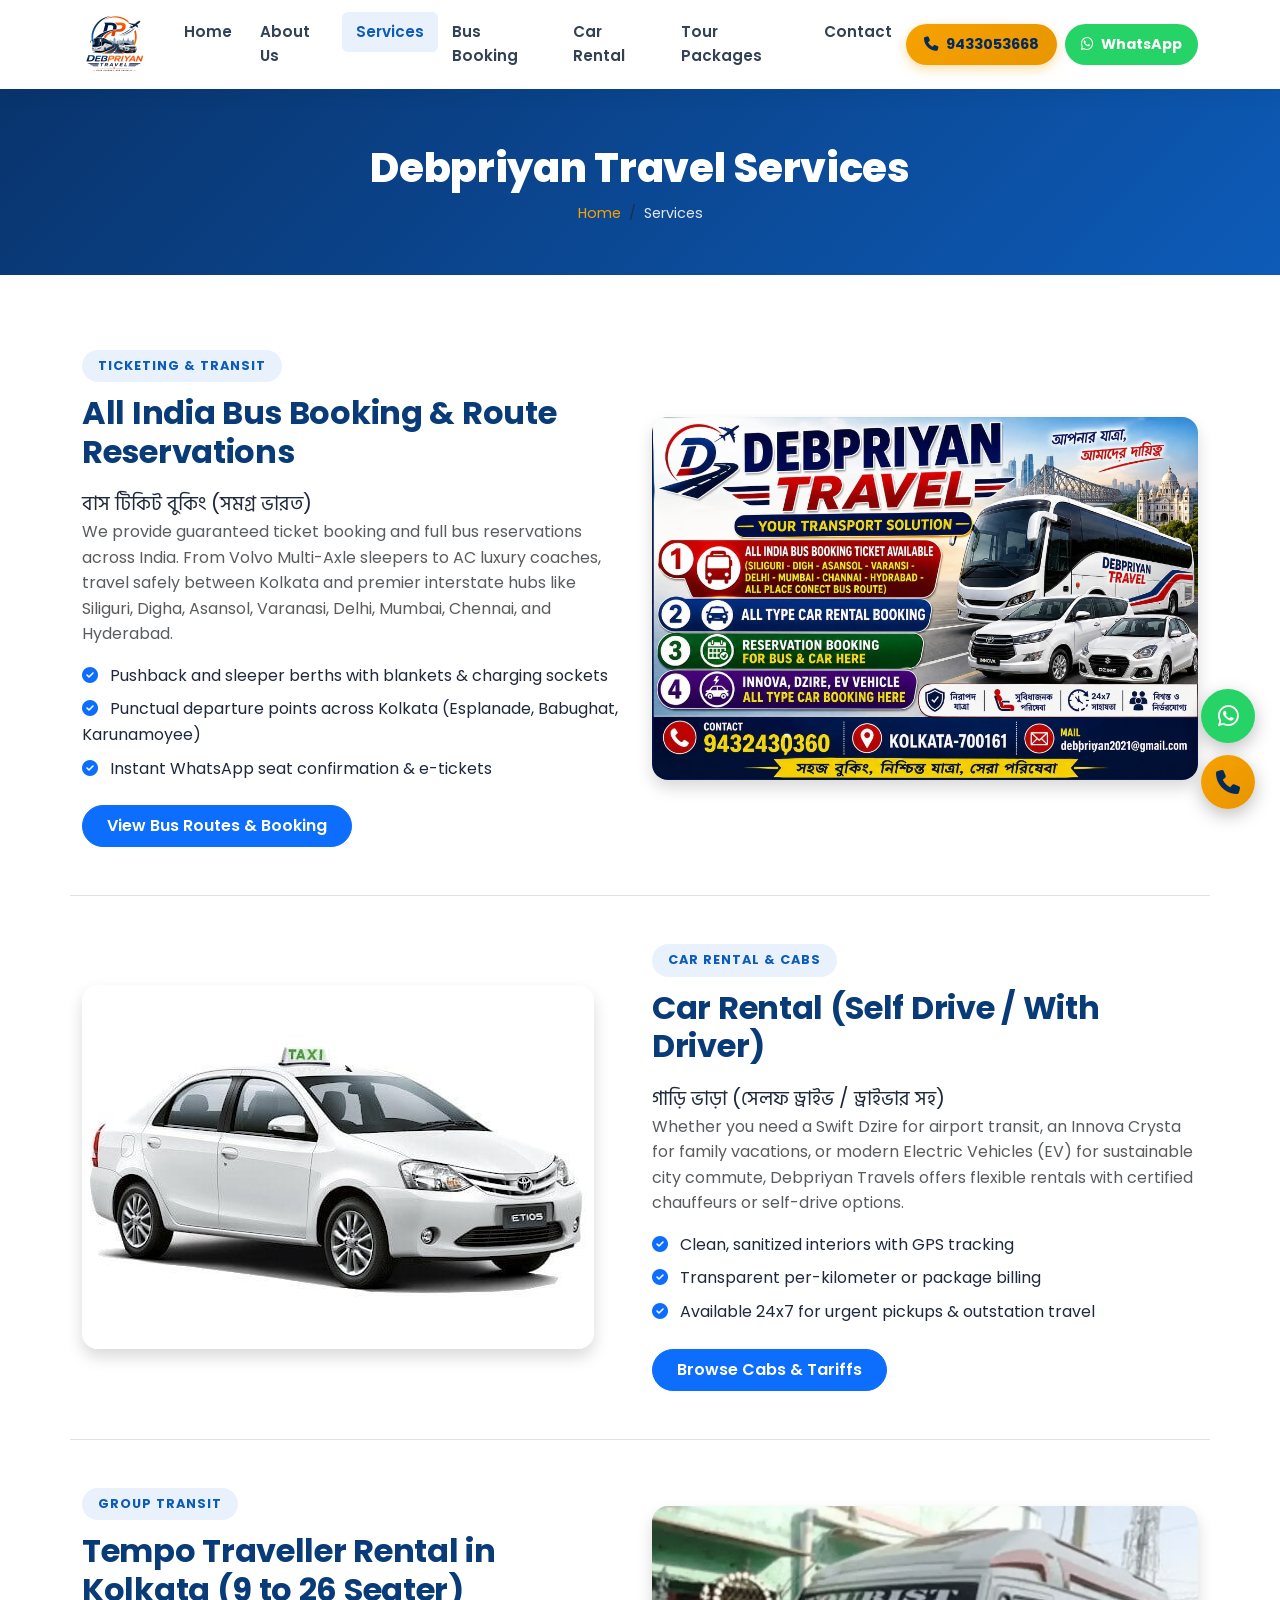
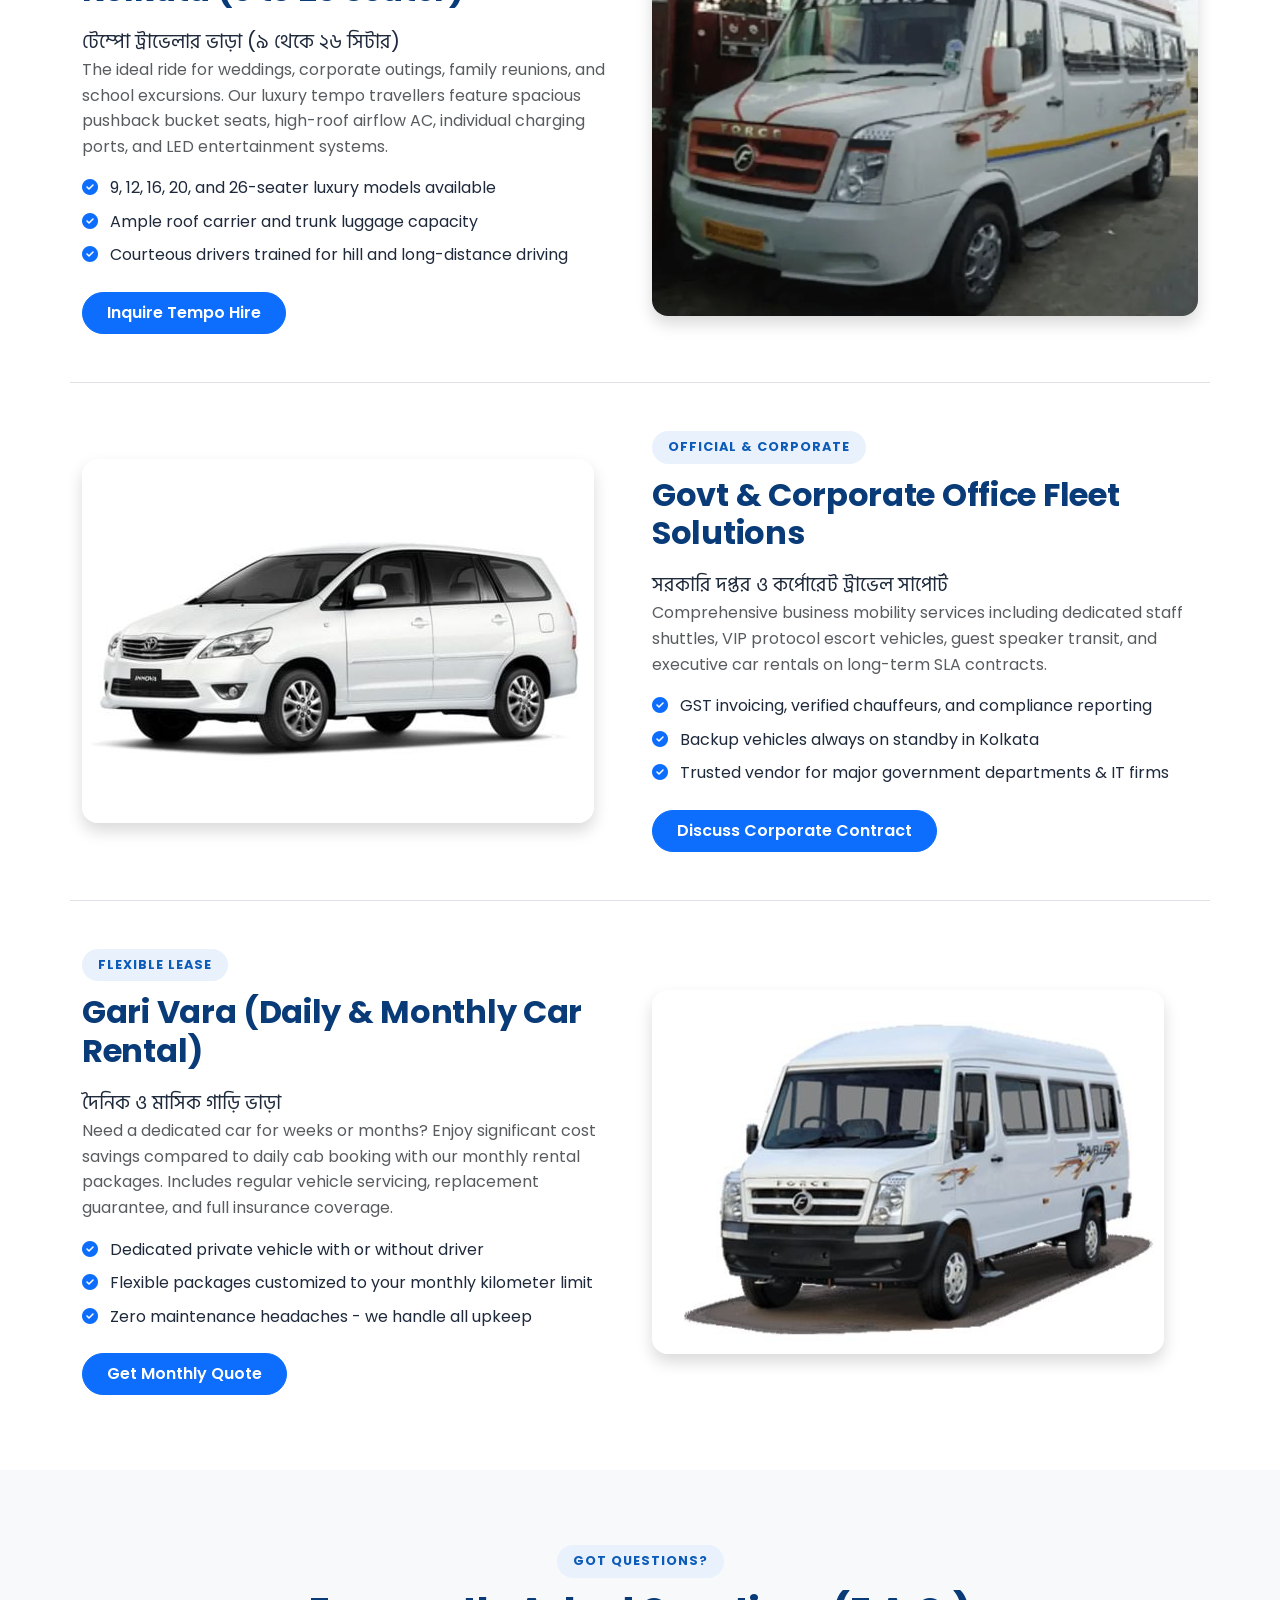
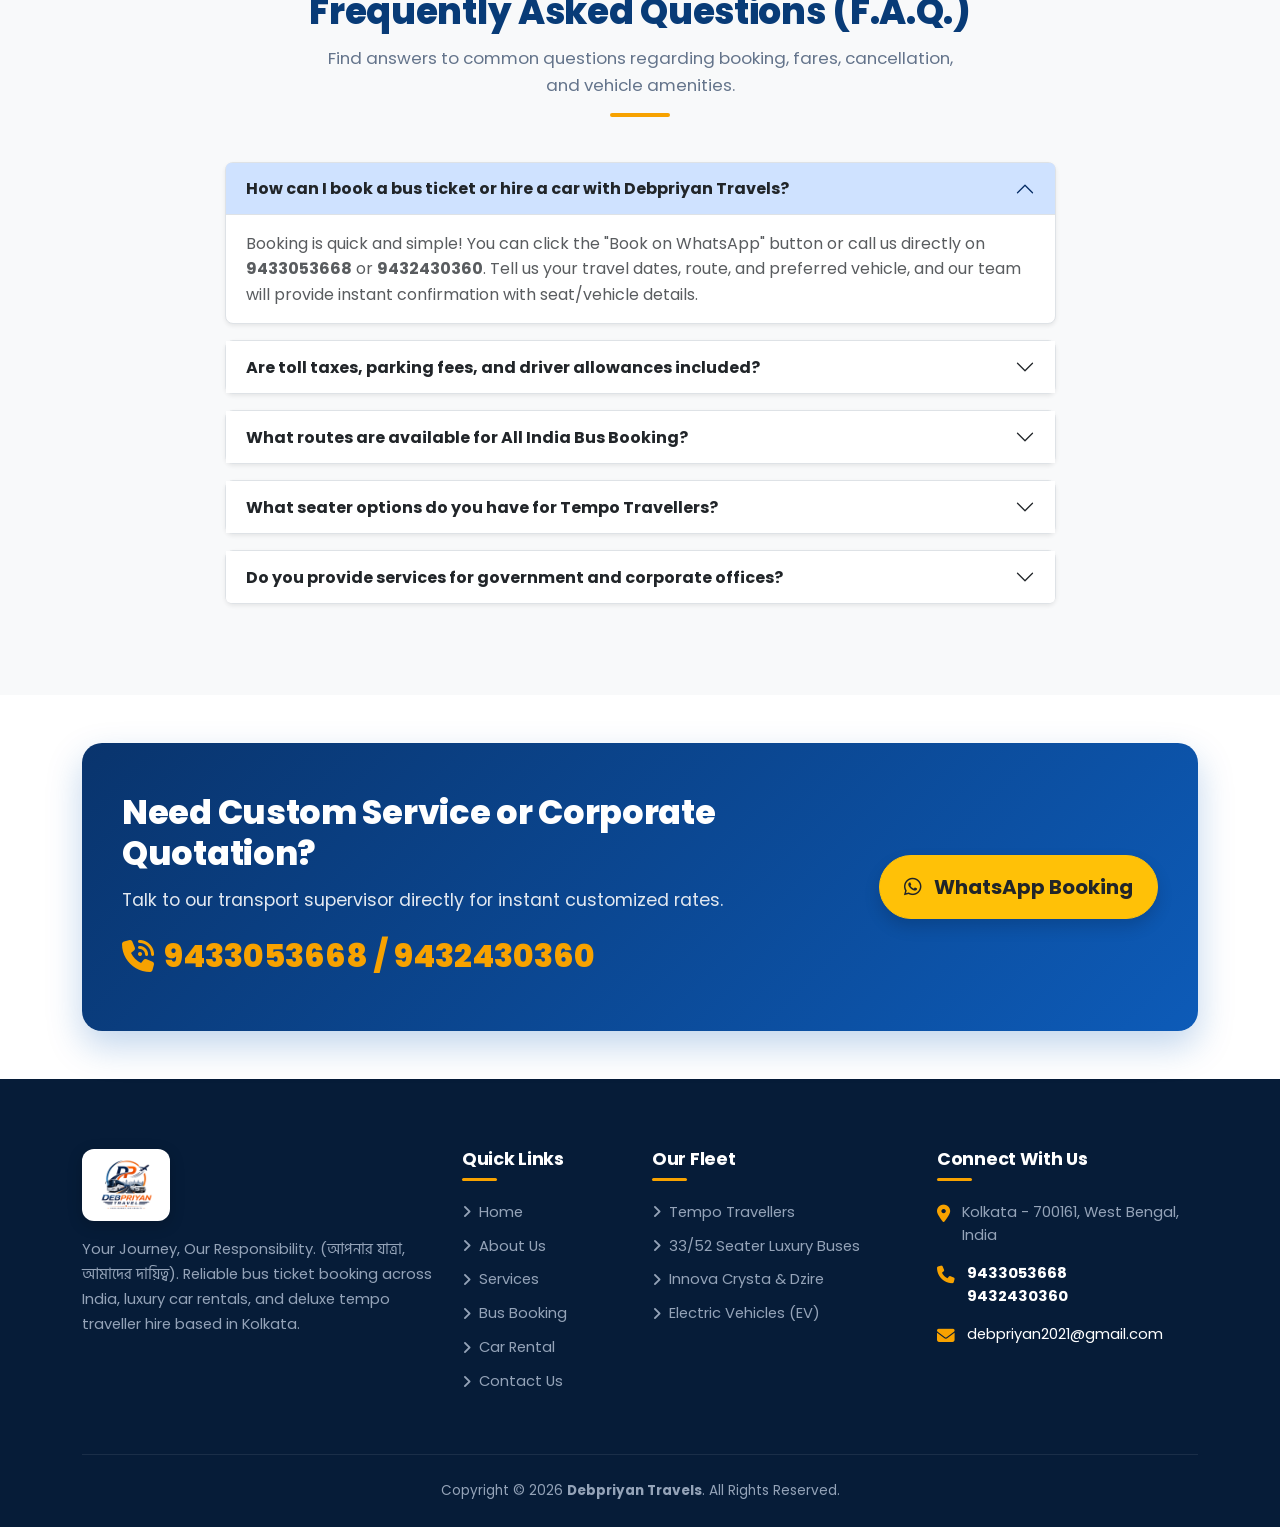
<file: services.html>
<!DOCTYPE html>
<html lang="en">

<head>
  <meta charset="UTF-8">
  <meta name="viewport" content="width=device-width, initial-scale=1.0">
  <title>Our Services | Debpriyan Travels Kolkata</title>
  <meta name="description"
    content="Explore our travel and fleet services: All India Bus Booking, Car Rental, Luxury Tempo Travellers, Govt & Corporate Travel, and Monthly Gari Vara in Kolkata.">

  <link rel="icon" type="image/png" href="assets/images/logo.png">
  <link rel="preconnect" href="https://fonts.googleapis.com">
  <link rel="preconnect" href="https://fonts.gstatic.com" crossorigin>
  <link
    href="https://fonts.googleapis.com/css2?family=Hind+Siliguri:wght@400;500;600;700&family=Poppins:wght@300;400;500;600;700;800&display=swap"
    rel="stylesheet">
  <link rel="stylesheet" href="https://cdnjs.cloudflare.com/ajax/libs/font-awesome/6.5.1/css/all.min.css">
  <link href="https://cdn.jsdelivr.net/npm/bootstrap@5.3.3/dist/css/bootstrap.min.css" rel="stylesheet">
  <link rel="stylesheet" href="assets/css/style.css">
</head>

<body>


  <!-- NAVBAR -->
  <nav class="navbar navbar-expand-lg main-navbar">
    <div class="container">
      <a class="navbar-brand" href="index.html">
        <img src="assets/images/logo.png" alt="Debpriyan Travels" class="site-logo">
      </a>

      <button class="navbar-toggler" type="button" data-bs-toggle="collapse" data-bs-target="#mainNav">
        <span class="navbar-toggler-icon"></span>
      </button>

      <div class="collapse navbar-collapse" id="mainNav">
        <ul class="navbar-nav mx-auto mb-2 mb-lg-0">
          <li class="nav-item"><a class="nav-link" href="index.html">Home</a></li>
          <li class="nav-item"><a class="nav-link" href="about.html">About Us</a></li>
          <li class="nav-item"><a class="nav-link active" href="services.html">Services</a></li>
          <li class="nav-item"><a class="nav-link" href="bus-booking.html">Bus Booking</a></li>
          <li class="nav-item"><a class="nav-link" href="car-rental.html">Car Rental</a></li>
          <li class="nav-item"><a class="nav-link" href="packages.html">Tour Packages</a></li>
          <li class="nav-item"><a class="nav-link" href="contact.html">Contact</a></li>
        </ul>

        <div class="d-flex align-items-center gap-2">
          <a href="tel:9433053668" class="btn-header-call"><i class="fa-solid fa-phone"></i> <span>9433053668</span></a>
          <a href="https://wa.me/919433053668" target="_blank" class="btn-header-wa"><i
              class="fa-brands fa-whatsapp"></i> <span>WhatsApp</span></a>
        </div>
      </div>
    </div>
  </nav>

  <!-- INNER HERO -->
  <div class="inner-page-hero">
    <div class="container">
      <h1>Debpriyan Travel Services</h1>
      <nav aria-label="breadcrumb">
        <ol class="breadcrumb">
          <li class="breadcrumb-item"><a href="index.html">Home</a></li>
          <li class="breadcrumb-item active" aria-current="page">Services</li>
        </ol>
      </nav>
    </div>
  </div>

  <!-- SERVICE DETAILS SECTION -->
  <section class="section-padding">
    <div class="container">

      <!-- 1. All India Bus Booking -->
      <div id="service-1" class="row align-items-center gy-4 mb-5 pb-5 border-bottom">
        <div class="col-lg-6">
          <span class="section-badge">Ticketing &amp; Transit</span>
          <h2 class="fw-bold mb-3">All India Bus Booking &amp; Route Reservations</h2>
          <span class="bengali-tagline fs-5">বাস টিকিট বুকিং (সমগ্র ভারত)</span>
          <p class="text-muted">
            We provide guaranteed ticket booking and full bus reservations across India. From Volvo Multi-Axle sleepers
            to AC luxury coaches, travel safely between Kolkata and premier interstate hubs like Siliguri, Digha,
            Asansol, Varanasi, Delhi, Mumbai, Chennai, and Hyderabad.
          </p>
          <ul class="list-unstyled mb-4">
            <li class="mb-2"><i class="fa-solid fa-circle-check text-primary me-2"></i> Pushback and sleeper berths with
              blankets &amp; charging sockets</li>
            <li class="mb-2"><i class="fa-solid fa-circle-check text-primary me-2"></i> Punctual departure points across
              Kolkata (Esplanade, Babughat, Karunamoyee)</li>
            <li class="mb-2"><i class="fa-solid fa-circle-check text-primary me-2"></i> Instant WhatsApp seat
              confirmation &amp; e-tickets</li>
          </ul>
          <a href="bus-booking.html" class="btn btn-primary rounded-pill px-4 py-2 fw-semibold">View Bus Routes &amp;
            Booking</a>
        </div>
        <div class="col-lg-6">
          <img src="assets/images/banners/banner-routes.jpg" alt="All India Bus Booking Debpriyan"
            class="img-fluid rounded-4 shadow">
        </div>
      </div>

      <!-- 2. Car Rental (Dzire, Innova, EV) -->
      <div id="service-2" class="row align-items-center gy-4 mb-5 pb-5 border-bottom flex-lg-row-reverse">
        <div class="col-lg-6">
          <span class="section-badge">Car Rental &amp; Cabs</span>
          <h2 class="fw-bold mb-3">Car Rental (Self Drive / With Driver)</h2>
          <span class="bengali-tagline fs-5">গাড়ি ভাড়া (সেলফ ড্রাইভ / ড্রাইভার সহ)</span>
          <p class="text-muted">
            Whether you need a Swift Dzire for airport transit, an Innova Crysta for family vacations, or modern
            Electric Vehicles (EV) for sustainable city commute, Debpriyan Travels offers flexible rentals with
            certified chauffeurs or self-drive options.
          </p>
          <ul class="list-unstyled mb-4">
            <li class="mb-2"><i class="fa-solid fa-circle-check text-primary me-2"></i> Clean, sanitized interiors with
              GPS tracking</li>
            <li class="mb-2"><i class="fa-solid fa-circle-check text-primary me-2"></i> Transparent per-kilometer or
              package billing</li>
            <li class="mb-2"><i class="fa-solid fa-circle-check text-primary me-2"></i> Available 24x7 for urgent
              pickups &amp; outstation travel</li>
          </ul>
          <a href="car-rental.html" class="btn btn-primary rounded-pill px-4 py-2 fw-semibold">Browse Cabs &amp;
            Tariffs</a>
        </div>
        <div class="col-lg-6">
          <img src="assets/images/sedan.jpg" alt="Car Rental Kolkata Innova Dzire" class="img-fluid rounded-4 shadow">
        </div>
      </div>

      <!-- 3. Tempo Traveller Hire -->
      <div id="service-3" class="row align-items-center gy-4 mb-5 pb-5 border-bottom">
        <div class="col-lg-6">
          <span class="section-badge">Group Transit</span>
          <h2 class="fw-bold mb-3">Tempo Traveller Rental in Kolkata (9 to 26 Seater)</h2>
          <span class="bengali-tagline fs-5">টেম্পো ট্রাভেলার ভাড়া (৯ থেকে ২৬ সিটার)</span>
          <p class="text-muted">
            The ideal ride for weddings, corporate outings, family reunions, and school excursions. Our luxury tempo
            travellers feature spacious pushback bucket seats, high-roof airflow AC, individual charging ports, and LED
            entertainment systems.
          </p>
          <ul class="list-unstyled mb-4">
            <li class="mb-2"><i class="fa-solid fa-circle-check text-primary me-2"></i> 9, 12, 16, 20, and 26-seater
              luxury models available</li>
            <li class="mb-2"><i class="fa-solid fa-circle-check text-primary me-2"></i> Ample roof carrier and trunk
              luggage capacity</li>
            <li class="mb-2"><i class="fa-solid fa-circle-check text-primary me-2"></i> Courteous drivers trained for
              hill and long-distance driving</li>
          </ul>
          <button class="btn btn-primary rounded-pill px-4 py-2 fw-semibold btn-book-vehicle"
            data-vehicle="Tempo Traveller" data-service="Tempo Traveller" data-bs-toggle="modal"
            data-bs-target="#quickBookingModal">
            Inquire Tempo Hire
          </button>
        </div>
        <div class="col-lg-6">
          <img src="assets/images/fleet/tempo-16-seater.webp" alt="Tempo Traveller Hire Kolkata"
            class="img-fluid rounded-4 shadow">
        </div>
      </div>

      <!-- 4. Govt Office & Corporate Solutions -->
      <div id="service-4" class="row align-items-center gy-4 mb-5 pb-5 border-bottom flex-lg-row-reverse">
        <div class="col-lg-6">
          <span class="section-badge">Official &amp; Corporate</span>
          <h2 class="fw-bold mb-3">Govt &amp; Corporate Office Fleet Solutions</h2>
          <span class="bengali-tagline fs-5">সরকারি দপ্তর ও কর্পোরেট ট্রাভেল সাপোর্ট</span>
          <p class="text-muted">
            Comprehensive business mobility services including dedicated staff shuttles, VIP protocol escort vehicles,
            guest speaker transit, and executive car rentals on long-term SLA contracts.
          </p>
          <ul class="list-unstyled mb-4">
            <li class="mb-2"><i class="fa-solid fa-circle-check text-primary me-2"></i> GST invoicing, verified
              chauffeurs, and compliance reporting</li>
            <li class="mb-2"><i class="fa-solid fa-circle-check text-primary me-2"></i> Backup vehicles always on
              standby in Kolkata</li>
            <li class="mb-2"><i class="fa-solid fa-circle-check text-primary me-2"></i> Trusted vendor for major
              government departments &amp; IT firms</li>
          </ul>
          <a href="contact.html" class="btn btn-primary rounded-pill px-4 py-2 fw-semibold">Discuss Corporate
            Contract</a>
        </div>
        <div class="col-lg-6">
          <img src="assets/images/suv.jpg" alt="Corporate & Govt Fleet Debpriyan" class="img-fluid rounded-4 shadow">
        </div>
      </div>

      <!-- 5. Gari Vara Daily & Monthly -->
      <div id="service-5" class="row align-items-center gy-4">
        <div class="col-lg-6">
          <span class="section-badge">Flexible Lease</span>
          <h2 class="fw-bold mb-3">Gari Vara (Daily &amp; Monthly Car Rental)</h2>
          <span class="bengali-tagline fs-5">দৈনিক ও মাসিক গাড়ি ভাড়া</span>
          <p class="text-muted">
            Need a dedicated car for weeks or months? Enjoy significant cost savings compared to daily cab booking with
            our monthly rental packages. Includes regular vehicle servicing, replacement guarantee, and full insurance
            coverage.
          </p>
          <ul class="list-unstyled mb-4">
            <li class="mb-2"><i class="fa-solid fa-circle-check text-primary me-2"></i> Dedicated private vehicle with
              or without driver</li>
            <li class="mb-2"><i class="fa-solid fa-circle-check text-primary me-2"></i> Flexible packages customized to
              your monthly kilometer limit</li>
            <li class="mb-2"><i class="fa-solid fa-circle-check text-primary me-2"></i> Zero maintenance headaches - we
              handle all upkeep</li>
          </ul>
          <button class="btn btn-primary rounded-pill px-4 py-2 fw-semibold btn-book-vehicle"
            data-vehicle="Monthly Gari Vara" data-service="Monthly Rental" data-bs-toggle="modal"
            data-bs-target="#quickBookingModal">
            Get Monthly Quote
          </button>
        </div>
        <div class="col-lg-6">
          <img src="assets/images/tempo-large.jpg" alt="Monthly Gari Vara Kolkata" class="img-fluid rounded-4 shadow">
        </div>
      </div>

    </div>
  </section>

  <!-- FAQ SECTION (EXACT ACCORDION AS IN SUJATA TRAVELS) -->
  <section class="section-padding bg-light">
    <div class="container">
      <div class="section-title-wrap">
        <span class="section-badge">Got Questions?</span>
        <h2 class="section-title">Frequently Asked Questions (F.A.Q.)</h2>
        <p>Find answers to common questions regarding booking, fares, cancellation, and vehicle amenities.</p>
        <div class="divider-line"></div>
      </div>

      <div class="row justify-content-center">
        <div class="col-lg-9">
          <div class="accordion" id="travelFAQ">

            <div class="accordion-item mb-3 border rounded-3 shadow-sm">
              <h2 class="accordion-header">
                <button class="accordion-button fw-bold text-dark" type="button" data-bs-toggle="collapse"
                  data-bs-target="#faq1">
                  How can I book a bus ticket or hire a car with Debpriyan Travels?
                </button>
              </h2>
              <div id="faq1" class="accordion-collapse collapse show" data-bs-parent="#travelFAQ">
                <div class="accordion-body text-muted">
                  Booking is quick and simple! You can click the "Book on WhatsApp" button or call us directly on
                  <strong>9433053668</strong> or <strong>9432430360</strong>. Tell us your travel dates, route, and
                  preferred vehicle, and our team will provide instant confirmation with seat/vehicle details.
                </div>
              </div>
            </div>

            <div class="accordion-item mb-3 border rounded-3 shadow-sm">
              <h2 class="accordion-header">
                <button class="accordion-button collapsed fw-bold text-dark" type="button" data-bs-toggle="collapse"
                  data-bs-target="#faq2">
                  Are toll taxes, parking fees, and driver allowances included?
                </button>
              </h2>
              <div id="faq2" class="accordion-collapse collapse" data-bs-parent="#travelFAQ">
                <div class="accordion-body text-muted">
                  For tour packages and fixed outstation quotes, all state border permits, tolls, and driver allowances
                  can be bundled in an all-inclusive tariff. For per-km rentals, toll and parking are paid at actuals
                  with transparent receipts.
                </div>
              </div>
            </div>

            <div class="accordion-item mb-3 border rounded-3 shadow-sm">
              <h2 class="accordion-header">
                <button class="accordion-button collapsed fw-bold text-dark" type="button" data-bs-toggle="collapse"
                  data-bs-target="#faq3">
                  What routes are available for All India Bus Booking?
                </button>
              </h2>
              <div id="faq3" class="accordion-collapse collapse" data-bs-parent="#travelFAQ">
                <div class="accordion-body text-muted">
                  We connect Kolkata to major routes nationwide, including Siliguri, Digha, Asansol, Durgapur, Varanasi,
                  Delhi, Mumbai, Chennai, Hyderabad, Puri, and Patna. Daily luxury seater and AC sleeper options are
                  available.
                </div>
              </div>
            </div>

            <div class="accordion-item mb-3 border rounded-3 shadow-sm">
              <h2 class="accordion-header">
                <button class="accordion-button collapsed fw-bold text-dark" type="button" data-bs-toggle="collapse"
                  data-bs-target="#faq4">
                  What seater options do you have for Tempo Travellers?
                </button>
              </h2>
              <div id="faq4" class="accordion-collapse collapse" data-bs-parent="#travelFAQ">
                <div class="accordion-body text-muted">
                  We operate 9 Seater, 12 Seater, 16 Seater, 20 Seater, and 26 Seater Tempo Travellers, as well as 33 to
                  52 seater luxury buses with pushback seats, dual AC, and music/LED entertainment systems.
                </div>
              </div>
            </div>

            <div class="accordion-item mb-3 border rounded-3 shadow-sm">
              <h2 class="accordion-header">
                <button class="accordion-button collapsed fw-bold text-dark" type="button" data-bs-toggle="collapse"
                  data-bs-target="#faq5">
                  Do you provide services for government and corporate offices?
                </button>
              </h2>
              <div id="faq5" class="accordion-collapse collapse" data-bs-parent="#travelFAQ">
                <div class="accordion-body text-muted">
                  Yes, Debpriyan Travels is a recognized vendor providing official transport support, VIP delegation
                  convoys, GST billing, and dedicated staff pick-and-drop fleets for government departments and
                  corporate clients across Kolkata.
                </div>
              </div>
            </div>

          </div>
        </div>
      </div>
    </div>
  </section>

  <!-- CTA STRIP -->
  <section class="container my-5">
    <div class="cta-banner">
      <div class="row align-items-center">
        <div class="col-lg-8">
          <h2>Need Custom Service or Corporate Quotation?</h2>
          <p>Talk to our transport supervisor directly for instant customized rates.</p>
          <div class="mt-3">
            <a href="tel:9433053668" class="cta-contact-num">
              <i class="fa-solid fa-phone-volume"></i> 9433053668 / 9432430360
            </a>
          </div>
        </div>
        <div class="col-lg-4 text-lg-end mt-4 mt-lg-0">
          <a href="https://wa.me/919433053668" target="_blank"
            class="btn btn-warning btn-lg fw-bold px-4 py-3 rounded-pill text-dark shadow">
            <i class="fa-brands fa-whatsapp me-2"></i> WhatsApp Booking
          </a>
        </div>
      </div>
    </div>
  </section>

  <!-- FOOTER -->
  <footer class="main-footer">
    <div class="container">
      <div class="row g-4">
        <div class="col-lg-4 col-md-6">
          <div class="footer-brand">
            <a href="index.html">
              <img src="assets/images/logo.png" alt="Debpriyan Travels" class="footer-logo-img">
            </a>
            <p>Your Journey, Our Responsibility. (আপনার যাত্রা, আমাদের দায়িত্ব). Reliable bus ticket booking across
              India, luxury car rentals, and deluxe tempo traveller hire based in Kolkata.</p>
          </div>
        </div>
        <div class="col-lg-2 col-md-6">
          <h5 class="footer-heading">Quick Links</h5>
          <ul class="footer-links">
            <li><a href="index.html"><i class="fa-solid fa-angle-right"></i> Home</a></li>
            <li><a href="about.html"><i class="fa-solid fa-angle-right"></i> About Us</a></li>
            <li><a href="services.html"><i class="fa-solid fa-angle-right"></i> Services</a></li>
            <li><a href="bus-booking.html"><i class="fa-solid fa-angle-right"></i> Bus Booking</a></li>
            <li><a href="car-rental.html"><i class="fa-solid fa-angle-right"></i> Car Rental</a></li>
            <li><a href="contact.html"><i class="fa-solid fa-angle-right"></i> Contact Us</a></li>
          </ul>
        </div>
        <div class="col-lg-3 col-md-6">
          <h5 class="footer-heading">Our Fleet</h5>
          <ul class="footer-links">
            <li><a href="bus-booking.html"><i class="fa-solid fa-angle-right"></i> Tempo Travellers</a></li>
            <li><a href="bus-booking.html"><i class="fa-solid fa-angle-right"></i> 33/52 Seater Luxury Buses</a></li>
            <li><a href="car-rental.html"><i class="fa-solid fa-angle-right"></i> Innova Crysta &amp; Dzire</a></li>
            <li><a href="car-rental.html"><i class="fa-solid fa-angle-right"></i> Electric Vehicles (EV)</a></li>
          </ul>
        </div>
        <div class="col-lg-3 col-md-6">
          <h5 class="footer-heading">Connect With Us</h5>
          <div class="footer-contact-item">
            <i class="fa-solid fa-location-dot"></i>
            <span>Kolkata - 700161, West Bengal, India</span>
          </div>
          <div class="footer-contact-item">
            <i class="fa-solid fa-phone"></i>
            <div>
              <a href="tel:9433053668" class="text-white fw-bold">9433053668</a><br>
              <a href="tel:9432430360" class="text-white fw-bold">9432430360</a>
            </div>
          </div>
          <div class="footer-contact-item">
            <i class="fa-solid fa-envelope"></i>
            <span><a href="mailto:debpriyan2021@gmail.com" class="text-white">debpriyan2021@gmail.com</a></span>
          </div>
        </div>
      </div>
      <div class="footer-bottom text-center">
        <p class="mb-0">Copyright &copy; 2026 <strong>Debpriyan Travels</strong>. All Rights Reserved.</p>
      </div>
    </div>
  </footer>

  <!-- FLOATING BUTTONS -->
  <div class="floating-actions">
    <a href="https://wa.me/919433053668" target="_blank" class="floating-btn wa" title="WhatsApp Chat"><i
        class="fa-brands fa-whatsapp"></i></a>
    <a href="tel:9433053668" class="floating-btn call" title="Call Us"><i class="fa-solid fa-phone"></i></a>
    <a href="#" id="backToTop" class="floating-btn top"><i class="fa-solid fa-chevron-up"></i></a>
  </div>

  <!-- BOOKING MODAL -->
  <div class="modal fade" id="quickBookingModal" tabindex="-1">
    <div class="modal-dialog modal-dialog-centered">
      <div class="modal-content">
        <div class="modal-header">
          <h5 class="modal-title fw-bold" id="bookingModalTitle">Book Service</h5>
          <button type="button" class="btn-close" data-bs-dismiss="modal"></button>
        </div>
        <div class="modal-body">
          <form id="modalBookingForm">
            <input type="hidden" id="modalVehicleName" value="">
            <input type="hidden" id="modalServiceType" value="Services Page">
            <div class="mb-3">
              <label class="form-label fw-semibold">Pickup Location</label>
              <input type="text" class="form-control" id="modalPickup" placeholder="Pickup in Kolkata" required>
            </div>
            <div class="mb-3">
              <label class="form-label fw-semibold">Destination</label>
              <input type="text" class="form-control" id="modalDrop" placeholder="Destination" required>
            </div>
            <div class="row g-2 mb-3">
              <div class="col-6">
                <label class="form-label fw-semibold">Date</label>
                <input type="date" class="form-control" id="modalDate" required>
              </div>
              <div class="col-6">
                <label class="form-label fw-semibold">Your Name</label>
                <input type="text" class="form-control" id="modalName" placeholder="Full Name" required>
              </div>
            </div>
            <div class="mb-3">
              <label class="form-label fw-semibold">Mobile Number</label>
              <input type="tel" class="form-control" id="modalPhone" placeholder="10-digit number" required>
            </div>
            <button type="submit" class="btn btn-warning w-100 fw-bold py-2 text-dark">
              <i class="fa-brands fa-whatsapp me-2"></i> Submit &amp; Inquire on WhatsApp
            </button>
          </form>
        </div>
      </div>
    </div>
  </div>

  <script src="https://code.jquery.com/jquery-3.7.1.min.js"></script>
  <script src="https://cdn.jsdelivr.net/npm/bootstrap@5.3.3/dist/js/bootstrap.bundle.min.js"></script>
  <script src="assets/js/main.js"></script>
</body>

</html>
</file>
<file: assets/css/style.css>
/* ===================================================================
   DEBPRIYAN TRAVELS - PRIMARY STYLESHEET
   Theme: White & Royal Blue (#0b4da2 / #082b60) with Gold & Coral Accents
   Designed for: Debpriyan Transport Solution & Autoparts Solution
=================================================================== */

:root {
  --primary-color: #0d5bb8;
  --primary-dark: #083b77;
  --primary-light: #e8f1fc;
  --secondary-color: #f7a200;
  --secondary-hover: #df9000;
  --accent-red: #e02424;
  --accent-green: #10b981;
  --dark-text: #1e293b;
  --muted-text: #64748b;
  --light-bg: #f8fafc;
  --white: #ffffff;
  --card-border: #e2e8f0;
  --shadow-sm: 0 2px 4px rgba(0, 0, 0, 0.04);
  --shadow-md: 0 6px 18px rgba(13, 91, 184, 0.08);
  --shadow-lg: 0 12px 30px rgba(13, 91, 184, 0.14);
  --transition: all 0.3s cubic-bezier(0.25, 0.8, 0.25, 1);
  --radius-sm: 8px;
  --radius-md: 14px;
  --radius-lg: 20px;
}

body {
  font-family: 'Poppins', 'Hind Siliguri', -apple-system, BlinkMacSystemFont, "Segoe UI", Roboto, sans-serif;
  color: var(--dark-text);
  background-color: var(--white);
  line-height: 1.6;
  overflow-x: hidden;
}

h1,
h2,
h3,
h4,
h5,
h6 {
  font-weight: 700;
  color: var(--primary-dark);
  letter-spacing: -0.3px;
}

a {
  text-decoration: none;
  transition: var(--transition);
}

/* ================= TOP NOTIFICATION / CONTACT BAR ================= */
.top-bar {
  background: linear-gradient(90deg, #062b59 0%, #0d5bb8 100%);
  color: #e2e8f0;
  font-size: 0.86rem;
  padding: 8px 0;
  border-bottom: 1px solid rgba(255, 255, 255, 0.1);
}

.top-bar a {
  color: #ffffff;
  font-weight: 500;
}

.top-bar a:hover {
  color: var(--secondary-color);
}

.top-badge-pulse {
  background: var(--secondary-color);
  color: #062b59;
  font-weight: 700;
  font-size: 0.72rem;
  padding: 2px 8px;
  border-radius: 20px;
  text-transform: uppercase;
  margin-right: 8px;
  display: inline-block;
  animation: pulse 2s infinite;
}

@keyframes pulse {
  0% {
    transform: scale(1);
  }

  50% {
    transform: scale(1.05);
  }

  100% {
    transform: scale(1);
  }
}

/* ================= MAIN NAVBAR ================= */
.main-navbar {
  background: var(--white);
  box-shadow: 0 4px 20px rgba(0, 0, 0, 0.06);
  padding: 12px 0;
  position: sticky;
  top: 0;
  z-index: 1020;
  transition: var(--transition);
}

.main-navbar.scrolled {
  padding: 8px 0;
  box-shadow: 0 8px 25px rgba(0, 0, 0, 0.1);
}

.site-logo {
  height: 64px;
  max-height: 68px;
  width: auto;
  object-fit: contain;
  display: block;
  transition: transform 0.3s ease;
}

.site-logo:hover {
  transform: scale(1.03);
}

.footer-logo-img {
  height: 72px;
  max-width: 100%;
  object-fit: contain;
  margin-bottom: 16px;
  background: #ffffff;
  padding: 8px 16px;
  border-radius: 12px;
  box-shadow: 0 4px 15px rgba(0, 0, 0, 0.2);
  display: inline-block;
}

.navbar-brand {
  padding: 0;
  margin-right: 1.5rem;
}

.nav-link {
  font-size: 0.95rem;
  font-weight: 600;
  color: #334155 !important;
  padding: 8px 14px !important;
  border-radius: 6px;
  transition: var(--transition);
}

.nav-link:hover,
.nav-link.active {
  color: var(--primary-color) !important;
  background-color: var(--primary-light);
}

.btn-header-call {
  background: linear-gradient(135deg, var(--secondary-color) 0%, #e89500 100%);
  color: #062b59;
  font-weight: 700;
  border: none;
  padding: 9px 18px;
  border-radius: 30px;
  font-size: 0.9rem;
  box-shadow: 0 4px 12px rgba(247, 162, 0, 0.35);
  display: inline-flex;
  align-items: center;
  gap: 8px;
  transition: var(--transition);
}

.btn-header-call:hover {
  background: linear-gradient(135deg, #e89500 0%, #c47c00 100%);
  color: #fff;
  transform: translateY(-2px);
  box-shadow: 0 6px 16px rgba(247, 162, 0, 0.45);
}

.btn-header-wa {
  background: #25d366;
  color: #fff;
  font-weight: 700;
  border: none;
  padding: 9px 16px;
  border-radius: 30px;
  font-size: 0.9rem;
  display: inline-flex;
  align-items: center;
  gap: 7px;
  transition: var(--transition);
}

.btn-header-wa:hover {
  background: #1eb757;
  color: #fff;
  transform: translateY(-2px);
}

/* ================= HERO SLIDER SECTION (EXACT FIT, FULL BUS VISIBLE, NO ZOOM) ================= */
.hero-slider-section {
  position: relative;
  width: 100%;
  aspect-ratio: 2.35 / 1;
  max-height: 540px;
  min-height: 300px;
  overflow: hidden;
  background-color: #0d2838;
}

.hero-slider-section .carousel,
.hero-slider-section .carousel-inner,
.hero-slider-section .carousel-item {
  width: 100%;
  height: 100%;
}

.hero-slide-bg {
  width: 100%;
  height: 100%;
  min-height: 300px;
  background-size: cover;
  background-position: center bottom;
  background-repeat: no-repeat;
  position: relative;
  transform: none !important;
  /* Ensure NO zoom animation */
  transition: opacity 0.8s ease-in-out;
}

/* Semi-transparent dark teal overlay matching the Sujata screenshot */
.hero-slide-bg::after {
  content: '';
  position: absolute;
  top: 0;
  left: 0;
  width: 100%;
  height: 100%;
  background: rgba(18, 52, 68, 0.40);
}

.hero-content-overlay {
  position: absolute;
  top: 0;
  left: 0;
  width: 100%;
  height: 100%;
  display: flex;
  align-items: center;
  justify-content: center;
  z-index: 10;
  pointer-events: none;
}

.hero-content-overlay .container {
  pointer-events: auto;
  max-width: 880px;
}

.hero-center-box {
  display: inline-block;
  padding: 10px 20px;
}

.hero-sujata-sub {
  color: #ffffff;
  font-size: 1.15rem;
  font-weight: 600;
  letter-spacing: 0.3px;
  margin-bottom: 6px;
  text-shadow: 0 2px 8px rgba(0, 0, 0, 0.5);
}

.hero-sujata-title {
  color: #ffffff;
  font-size: 2.85rem;
  font-weight: 700;
  letter-spacing: -0.5px;
  margin-bottom: 10px;
  text-shadow: 0 3px 12px rgba(0, 0, 0, 0.6);
}

.hero-sujata-desc {
  color: #ffffff;
  font-size: 0.96rem;
  font-weight: 500;
  margin-bottom: 20px;
  text-shadow: 0 2px 6px rgba(0, 0, 0, 0.5);
}

.btn-sujata-call {
  background-color: #1a6273;
  border: 2px solid #1a6273;
  color: #ffffff;
  font-size: 0.9rem;
  font-weight: 700;
  letter-spacing: 1px;
  padding: 9px 30px;
  border-radius: 6px;
  text-transform: uppercase;
  transition: all 0.25s ease;
  box-shadow: 0 4px 12px rgba(0, 0, 0, 0.25);
  display: inline-block;
}

.btn-sujata-call:hover {
  background-color: #124957;
  border-color: #124957;
  color: #ffffff;
  transform: translateY(-2px);
}

.btn-sujata-wa {
  background-color: #ffffff;
  border: 2px solid #ffffff;
  color: #1a6273;
  font-size: 0.9rem;
  font-weight: 700;
  letter-spacing: 1px;
  padding: 9px 30px;
  border-radius: 6px;
  text-transform: uppercase;
  transition: all 0.25s ease;
  box-shadow: 0 4px 12px rgba(0, 0, 0, 0.2);
  display: inline-block;
}

.btn-sujata-wa:hover {
  background-color: #f1f5f9;
  border-color: #f1f5f9;
  color: #0e3c47;
  transform: translateY(-2px);
}

.hero-slider-section .carousel-indicators [data-bs-target] {
  width: 9px;
  height: 9px;
  border-radius: 50%;
  margin: 0 4px;
  background-color: #ffffff;
  opacity: 0.5;
  transition: all 0.3s;
}

.hero-slider-section .carousel-indicators .active {
  background-color: #f7a200;
  opacity: 1;
  width: 22px;
  border-radius: 10px;
}

.hero-slider-section .carousel-control-prev,
.hero-slider-section .carousel-control-next {
  width: 5%;
  opacity: 0.6;
}

.hero-slider-section .carousel-control-prev:hover,
.hero-slider-section .carousel-control-next:hover {
  opacity: 1;
}

@media (max-width: 991px) {
  .hero-sujata-title {
    font-size: 2.2rem;
  }

  .hero-sujata-sub {
    font-size: 1rem;
  }

  .hero-sujata-desc {
    font-size: 0.88rem;
    margin-bottom: 16px;
  }

  .btn-sujata-call,
  .btn-sujata-wa {
    padding: 7px 22px;
    font-size: 0.82rem;
  }
}

@media (max-width: 767px) {
  .hero-slider-section {
    min-height: 280px;
    aspect-ratio: auto;
    height: 290px;
  }

  .hero-slide-bg {
    min-height: 280px;
    height: 290px;
  }

  .hero-sujata-title {
    font-size: 1.65rem;
    margin-bottom: 6px;
  }

  .hero-sujata-sub {
    font-size: 0.85rem;
    margin-bottom: 4px;
  }

  .hero-sujata-desc {
    font-size: 0.8rem;
    margin-bottom: 14px;
  }

  .btn-sujata-call,
  .btn-sujata-wa {
    padding: 6px 18px;
    font-size: 0.76rem;
  }
}

/* ================= QUICK BOOKING WIDGET ================= */
.booking-widget-wrapper {
  margin-top: -60px;
  position: relative;
  z-index: 20;
}

.booking-widget-card {
  background: var(--white);
  border-radius: var(--radius-lg);
  box-shadow: 0 15px 45px rgba(13, 91, 184, 0.14);
  padding: 24px;
  border: 1px solid var(--card-border);
}

.booking-nav-tabs {
  border-bottom: 2px solid #edf2f7;
  gap: 8px;
  margin-bottom: 20px;
}

.booking-nav-tabs .nav-link {
  border: none;
  color: var(--muted-text) !important;
  font-weight: 600;
  padding: 10px 18px !important;
  border-radius: 8px 8px 0 0;
  background: transparent;
  display: flex;
  align-items: center;
  gap: 8px;
}

.booking-nav-tabs .nav-link.active {
  color: var(--primary-color) !important;
  background: var(--primary-light);
  border-bottom: 3px solid var(--primary-color);
}

.booking-form .form-label {
  font-size: 0.82rem;
  font-weight: 600;
  color: var(--dark-text);
  margin-bottom: 4px;
  text-transform: uppercase;
  letter-spacing: 0.5px;
}

.booking-form .form-control,
.booking-form .form-select {
  border: 1.5px solid #cbd5e1;
  padding: 11px 14px;
  font-size: 0.95rem;
  border-radius: var(--radius-sm);
  transition: var(--transition);
}

.booking-form .form-control:focus,
.booking-form .form-select:focus {
  border-color: var(--primary-color);
  box-shadow: 0 0 0 3px rgba(13, 91, 184, 0.15);
}

.btn-book-action {
  background: linear-gradient(135deg, var(--secondary-color) 0%, #e89500 100%);
  color: #062b59;
  font-weight: 700;
  border: none;
  height: 100%;
  min-height: 48px;
  border-radius: var(--radius-sm);
  font-size: 1rem;
  transition: var(--transition);
  display: flex;
  align-items: center;
  justify-content: center;
  gap: 8px;
  box-shadow: 0 4px 15px rgba(247, 162, 0, 0.35);
}

.btn-book-action:hover {
  background: linear-gradient(135deg, #e89500 0%, #c47c00 100%);
  color: #fff;
  transform: translateY(-2px);
  box-shadow: 0 6px 20px rgba(247, 162, 0, 0.45);
}

/* ================= SECTION COMMON HEADINGS ================= */
.section-padding {
  padding: 75px 0;
}

.section-title-wrap {
  text-align: center;
  margin-bottom: 45px;
  position: relative;
}

.section-badge {
  display: inline-block;
  background: var(--primary-light);
  color: var(--primary-color);
  font-weight: 700;
  font-size: 0.8rem;
  padding: 6px 16px;
  border-radius: 30px;
  text-transform: uppercase;
  letter-spacing: 1px;
  margin-bottom: 12px;
}

.section-title {
  font-size: 2.25rem;
  font-weight: 800;
  color: var(--primary-dark);
  margin-bottom: 12px;
}

.section-title-wrap p {
  color: var(--muted-text);
  font-size: 1.05rem;
  max-width: 650px;
  margin: 0 auto;
}

.divider-line {
  width: 60px;
  height: 4px;
  background: var(--secondary-color);
  margin: 14px auto 0;
  border-radius: 2px;
}

/* ================= 5 CORE SERVICE CARDS (FROM USER BANNER 1) ================= */
.service-feature-card {
  background: var(--white);
  border-radius: var(--radius-md);
  border: 1px solid var(--card-border);
  box-shadow: var(--shadow-sm);
  overflow: hidden;
  transition: var(--transition);
  height: 100%;
  display: flex;
  flex-direction: column;
}

.service-feature-card:hover {
  transform: translateY(-6px);
  box-shadow: var(--shadow-lg);
  border-color: rgba(13, 91, 184, 0.3);
}

.service-card-header {
  background: linear-gradient(90deg, #09346d 0%, #0d5bb8 100%);
  color: #fff;
  padding: 14px 18px;
  display: flex;
  align-items: center;
  gap: 12px;
}

.service-card-header i {
  font-size: 1.3rem;
  color: var(--secondary-color);
}

.service-card-header h5 {
  color: #ffffff;
  font-size: 1.05rem;
  margin: 0;
  font-weight: 700;
}

.service-card-img-wrap {
  position: relative;
  height: 170px;
  overflow: hidden;
  background-color: #f1f5f9;
}

.service-card-img-wrap img {
  width: 100%;
  height: 100%;
  object-fit: cover;
  transition: transform 0.5s ease;
}

.service-feature-card:hover .service-card-img-wrap img {
  transform: scale(1.08);
}

.service-card-body {
  padding: 18px;
  flex-grow: 1;
  display: flex;
  flex-direction: column;
  justify-content: space-between;
}

.service-card-desc {
  font-size: 0.92rem;
  color: var(--muted-text);
  margin-bottom: 16px;
}

.service-bengali-subtitle {
  font-size: 0.88rem;
  color: var(--primary-dark);
  font-weight: 600;
  margin-bottom: 8px;
  display: block;
}

.btn-card-book {
  background: var(--secondary-color);
  color: #062b59;
  font-weight: 700;
  border: none;
  padding: 10px 18px;
  border-radius: 25px;
  font-size: 0.9rem;
  display: inline-flex;
  align-items: center;
  justify-content: center;
  gap: 8px;
  transition: var(--transition);
  width: 100%;
  text-decoration: none;
  cursor: pointer;
}

.btn-card-book:hover {
  background: var(--primary-color);
  color: #ffffff;
  text-decoration: none;
  transform: translateY(-2px);
  box-shadow: 0 4px 12px rgba(247, 162, 0, 0.35);
}

/* ================= 4 CATEGORY HIGHLIGHT CARDS (FROM BANNER 2) ================= */
.category-card {
  background: #ffffff;
  border-radius: var(--radius-md);
  padding: 16px;
  border: 1px solid var(--card-border);
  box-shadow: var(--shadow-sm);
  transition: var(--transition);
  text-align: center;
}

.category-card:hover {
  transform: translateY(-5px);
  box-shadow: var(--shadow-md);
  border-color: var(--primary-color);
}

.category-card img {
  width: 100%;
  height: 180px;
  object-fit: cover;
  border-radius: var(--radius-sm);
  margin-bottom: 14px;
}

.category-card h4 {
  font-size: 1.15rem;
  margin-bottom: 4px;
}

.category-card span.bengali {
  font-size: 0.95rem;
  color: var(--primary-color);
  font-weight: 600;
}

/* ================= FLEET / VEHICLE CARDS (SUJATA SAME-TO-SAME ARCHITECTURE) ================= */
.fleet-card {
  background: var(--white);
  border-radius: var(--radius-md);
  border: 1px solid var(--card-border);
  overflow: hidden;
  box-shadow: var(--shadow-sm);
  transition: var(--transition);
  height: 100%;
  display: flex;
  flex-direction: column;
}

.fleet-card:hover {
  transform: translateY(-6px);
  box-shadow: var(--shadow-lg);
  border-color: var(--primary-color);
}

.fleet-img-wrap {
  position: relative;
  height: 220px;
  overflow: hidden;
  background-color: #f1f5f9;
}

.fleet-img-wrap img {
  width: 100%;
  height: 100%;
  object-fit: cover;
  transition: transform 0.5s ease;
}

.fleet-card:hover .fleet-img-wrap img {
  transform: scale(1.06);
}

.fleet-badge {
  position: absolute;
  top: 12px;
  left: 12px;
  background: linear-gradient(135deg, var(--secondary-color) 0%, #e89500 100%);
  color: #062b59;
  font-size: 0.78rem;
  font-weight: 700;
  padding: 4px 12px;
  border-radius: 20px;
  box-shadow: 0 2px 8px rgba(0, 0, 0, 0.15);
}

.fleet-body {
  padding: 22px;
  flex-grow: 1;
  display: flex;
  flex-direction: column;
}

.fleet-body h3 {
  font-size: 1.25rem;
  margin-bottom: 12px;
  color: var(--primary-dark);
}

.fleet-features-list {
  list-style: none;
  padding: 0;
  margin: 0 0 20px 0;
  flex-grow: 1;
}

.fleet-features-list li {
  font-size: 0.88rem;
  color: #475569;
  padding: 5px 0;
  display: flex;
  align-items: center;
  gap: 10px;
  border-bottom: 1px dashed #f1f5f9;
}

.fleet-features-list li i {
  color: var(--primary-color);
  font-size: 0.95rem;
}

.fleet-footer {
  display: flex;
  align-items: center;
  justify-content: space-between;
  gap: 10px;
  padding-top: 15px;
  border-top: 1px solid #f1f5f9;
}

.btn-fleet-book {
  background: var(--primary-color);
  color: #fff;
  font-weight: 600;
  border: none;
  padding: 9px 18px;
  border-radius: 25px;
  font-size: 0.9rem;
  display: inline-flex;
  align-items: center;
  gap: 6px;
  transition: var(--transition);
  flex-grow: 1;
  justify-content: center;
}

.btn-fleet-book:hover {
  background: var(--primary-dark);
  color: #fff;
  transform: translateY(-2px);
}

.btn-fleet-call {
  background: var(--primary-light);
  color: var(--primary-color);
  width: 42px;
  height: 42px;
  border-radius: 50%;
  display: flex;
  align-items: center;
  justify-content: center;
  font-size: 1rem;
  transition: var(--transition);
}

.btn-fleet-call:hover {
  background: var(--secondary-color);
  color: #062b59;
}

/* ================= ALL INDIA ROUTE HIGHLIGHT BOX (BANNER 3) ================= */
.routes-banner-section {
  background: linear-gradient(135deg, #06254f 0%, #0d4b97 100%);
  color: #ffffff;
  padding: 60px 0;
  position: relative;
  border-radius: var(--radius-lg);
  overflow: hidden;
  margin: 40px 0;
}

.routes-badge {
  background: var(--accent-red);
  color: #fff;
  font-weight: 700;
  padding: 6px 14px;
  border-radius: 20px;
  font-size: 0.85rem;
  text-transform: uppercase;
  display: inline-block;
  margin-bottom: 12px;
}

.route-pill-tag {
  background: rgba(255, 255, 255, 0.14);
  backdrop-filter: blur(8px);
  border: 1px solid rgba(255, 255, 255, 0.25);
  color: #ffffff;
  padding: 8px 16px;
  border-radius: 30px;
  font-size: 0.88rem;
  font-weight: 600;
  display: inline-flex;
  align-items: center;
  gap: 8px;
  margin: 4px;
  transition: var(--transition);
}

.route-pill-tag:hover {
  background: var(--secondary-color);
  color: #062b59;
  border-color: var(--secondary-color);
}

.route-pill-tag i {
  color: #ffd875;
}

.route-pill-tag:hover i {
  color: #062b59;
}

/* ================= 4 VALUE PROPOSITIONS STRIP (FROM BANNER 3) ================= */
.value-props-strip {
  background: #ffffff;
  border-radius: var(--radius-md);
  box-shadow: var(--shadow-md);
  border: 1px solid var(--card-border);
  padding: 24px;
  margin-top: -30px;
  position: relative;
  z-index: 10;
}

.value-prop-item {
  display: flex;
  align-items: center;
  gap: 14px;
  padding: 10px;
}

.value-prop-icon {
  width: 52px;
  height: 52px;
  border-radius: 12px;
  background: var(--primary-light);
  color: var(--primary-color);
  display: flex;
  align-items: center;
  justify-content: center;
  font-size: 1.4rem;
  flex-shrink: 0;
}

.value-prop-item h6 {
  font-size: 0.95rem;
  margin-bottom: 2px;
  font-weight: 700;
}

.value-prop-item p {
  font-size: 0.82rem;
  color: var(--muted-text);
  margin: 0;
}

/* ================= WHY CHOOSE US ================= */
.feature-box {
  background: var(--white);
  padding: 30px 24px;
  border-radius: var(--radius-md);
  box-shadow: var(--shadow-sm);
  border: 1px solid var(--card-border);
  transition: var(--transition);
  text-align: center;
  height: 100%;
}

.feature-box:hover {
  transform: translateY(-6px);
  box-shadow: var(--shadow-md);
  border-color: var(--primary-color);
}

.feature-icon-circle {
  width: 70px;
  height: 70px;
  margin: 0 auto 20px;
  border-radius: 50%;
  background: linear-gradient(135deg, var(--primary-light) 0%, #d5e6fb 100%);
  color: var(--primary-color);
  display: flex;
  align-items: center;
  justify-content: center;
  font-size: 1.8rem;
  transition: var(--transition);
}

.feature-box:hover .feature-icon-circle {
  background: var(--primary-color);
  color: #fff;
}

/* ================= TOUR PACKAGES CARDS ================= */
.tour-card {
  background: #fff;
  border-radius: var(--radius-md);
  overflow: hidden;
  box-shadow: var(--shadow-sm);
  border: 1px solid var(--card-border);
  transition: var(--transition);
  height: 100%;
  display: flex;
  flex-direction: column;
}

.tour-card:hover {
  transform: translateY(-6px);
  box-shadow: var(--shadow-lg);
}

.tour-card-img {
  position: relative;
  height: 200px;
  overflow: hidden;
}

.tour-card-img img {
  width: 100%;
  height: 100%;
  object-fit: cover;
  transition: transform 0.5s ease;
}

.tour-card:hover .tour-card-img img {
  transform: scale(1.08);
}

.tour-duration-badge {
  position: absolute;
  bottom: 12px;
  right: 12px;
  background: rgba(0, 0, 0, 0.7);
  backdrop-filter: blur(5px);
  color: #fff;
  font-size: 0.78rem;
  font-weight: 600;
  padding: 4px 10px;
  border-radius: 20px;
}

.tour-card-body {
  padding: 20px;
  flex-grow: 1;
  display: flex;
  flex-direction: column;
  justify-content: space-between;
}

.tour-card-body h4 {
  font-size: 1.18rem;
  margin-bottom: 8px;
}

.tour-card-body p {
  font-size: 0.9rem;
  color: var(--muted-text);
  margin-bottom: 16px;
}

/* ================= TESTIMONIALS ================= */
.testimonial-card {
  background: var(--white);
  border-radius: var(--radius-md);
  padding: 28px;
  box-shadow: var(--shadow-sm);
  border: 1px solid var(--card-border);
  transition: var(--transition);
  height: 100%;
  position: relative;
}

.testimonial-card:hover {
  box-shadow: var(--shadow-md);
  border-color: var(--primary-color);
}

.stars {
  color: #ffc107;
  font-size: 0.95rem;
  margin-bottom: 14px;
}

.testimonial-text {
  font-size: 0.94rem;
  color: #475569;
  font-style: italic;
  margin-bottom: 20px;
  line-height: 1.7;
}

.client-meta {
  display: flex;
  align-items: center;
  gap: 14px;
}

.client-avatar {
  width: 48px;
  height: 48px;
  border-radius: 50%;
  background: var(--primary-light);
  color: var(--primary-color);
  display: flex;
  align-items: center;
  justify-content: center;
  font-weight: 700;
  font-size: 1.1rem;
}

.client-info h6 {
  margin: 0;
  font-size: 0.95rem;
  font-weight: 700;
}

.client-info small {
  color: var(--muted-text);
  font-size: 0.8rem;
}

/* ================= TEMPO TRAVELLER KOLKATA - VIDEO REVIEWS (EXACT AS SUJATA) ================= */
.video-reviews-section {
  padding: 50px 0 60px 0;
  background-color: #ffffff;
}

.video-section-title {
  color: #08294a;
  font-size: 1.65rem;
  font-weight: 700;
  margin-bottom: 25px;
  letter-spacing: -0.3px;
}

.video-thumb-card {
  position: relative;
  border-radius: 8px;
  overflow: hidden;
  aspect-ratio: 16 / 10;
  background-color: #0b1f33;
  cursor: pointer;
  box-shadow: 0 4px 14px rgba(0, 0, 0, 0.12);
  transition: transform 0.3s ease, box-shadow 0.3s ease;
}

.video-thumb-card:hover {
  transform: translateY(-4px);
  box-shadow: 0 8px 22px rgba(0, 0, 0, 0.22);
}

.video-thumb-card img {
  width: 100%;
  height: 100%;
  object-fit: cover;
  transition: transform 0.4s ease;
}

.video-thumb-card:hover img {
  transform: scale(1.05);
}

.video-thumb-overlay {
  position: absolute;
  top: 0;
  left: 0;
  width: 100%;
  height: 100%;
  background: rgba(0, 0, 0, 0.16);
  display: flex;
  align-items: center;
  justify-content: center;
  transition: background 0.3s ease;
}

.video-thumb-card:hover .video-thumb-overlay {
  background: rgba(0, 0, 0, 0.32);
}

.video-play-btn {
  width: 58px;
  height: 58px;
  border-radius: 50%;
  border: 2.5px solid rgba(255, 255, 255, 0.95);
  background: rgba(0, 0, 0, 0.3);
  display: flex;
  align-items: center;
  justify-content: center;
  backdrop-filter: blur(2px);
  transition: transform 0.25s ease, background 0.25s ease;
}

.video-play-btn i {
  color: #ffffff;
  font-size: 1.35rem;
  margin-left: 3px;
}

.video-thumb-card:hover .video-play-btn {
  transform: scale(1.12);
  background: rgba(13, 91, 184, 0.85);
  border-color: #ffffff;
}

/* ================= CTA BANNER ================= */
.cta-banner {
  background: linear-gradient(135deg, #09346d 0%, #0d5bb8 100%);
  color: #fff;
  border-radius: var(--radius-lg);
  padding: 50px 40px;
  position: relative;
  overflow: hidden;
  box-shadow: 0 15px 35px rgba(13, 91, 184, 0.25);
}

.cta-banner h2 {
  color: #ffffff;
  font-size: 2.1rem;
  font-weight: 800;
  margin-bottom: 12px;
}

.cta-banner p {
  color: #e2e8f0;
  font-size: 1.1rem;
  margin-bottom: 0;
}

.cta-contact-num {
  font-size: 2rem;
  font-weight: 800;
  color: var(--secondary-color);
  display: inline-flex;
  align-items: center;
  gap: 10px;
}

/* ================= FOOTER ================= */
.main-footer {
  background: #061c38;
  color: #94a3b8;
  padding: 70px 0 25px;
  font-size: 0.92rem;
}

.footer-brand h4 {
  color: #ffffff;
  font-size: 1.4rem;
  font-weight: 800;
  margin-bottom: 14px;
}

.footer-brand h4 span {
  color: var(--secondary-color);
}

.footer-brand p {
  line-height: 1.7;
}

.footer-heading {
  color: #ffffff;
  font-size: 1.1rem;
  font-weight: 700;
  margin-bottom: 20px;
  position: relative;
  padding-bottom: 10px;
}

.footer-heading::after {
  content: '';
  position: absolute;
  left: 0;
  bottom: 0;
  width: 35px;
  height: 3px;
  background: var(--secondary-color);
  border-radius: 2px;
}

.footer-links {
  list-style: none;
  padding: 0;
  margin: 0;
}

.footer-links li {
  margin-bottom: 10px;
}

.footer-links a {
  color: #94a3b8;
  display: inline-flex;
  align-items: center;
  gap: 8px;
  transition: var(--transition);
}

.footer-links a:hover {
  color: var(--secondary-color);
  transform: translateX(5px);
}

.footer-contact-item {
  display: flex;
  align-items: flex-start;
  gap: 12px;
  margin-bottom: 14px;
}

.footer-contact-item i {
  color: var(--secondary-color);
  font-size: 1.1rem;
  margin-top: 4px;
}

.footer-bottom {
  margin-top: 50px;
  padding-top: 25px;
  border-top: 1px solid rgba(255, 255, 255, 0.08);
  font-size: 0.85rem;
}

/* ================= FLOATING ACTION BUTTONS (CALL & WHATSAPP) ================= */
.floating-actions {
  position: fixed;
  bottom: 25px;
  right: 25px;
  display: flex;
  flex-direction: column;
  gap: 12px;
  z-index: 1050;
}

.floating-btn {
  width: 54px;
  height: 54px;
  border-radius: 50%;
  display: flex;
  align-items: center;
  justify-content: center;
  color: #ffffff;
  font-size: 1.5rem;
  box-shadow: 0 6px 18px rgba(0, 0, 0, 0.25);
  transition: var(--transition);
  position: relative;
}

.floating-btn.wa {
  background-color: #25d366;
}

.floating-btn.call {
  background: linear-gradient(135deg, var(--secondary-color) 0%, #e89500 100%);
  color: #062b59;
}

.floating-btn.top {
  background: var(--primary-color);
  opacity: 0;
  visibility: hidden;
  font-size: 1.1rem;
}

.floating-btn.top.show {
  opacity: 1;
  visibility: visible;
}

.floating-btn:hover {
  transform: scale(1.12);
  color: #ffffff;
}

.floating-btn .tooltip-text {
  position: absolute;
  right: 65px;
  background: #1e293b;
  color: #ffffff;
  padding: 4px 10px;
  border-radius: 6px;
  font-size: 0.78rem;
  font-weight: 600;
  white-space: nowrap;
  pointer-events: none;
  opacity: 0;
  transition: opacity 0.3s;
}

.floating-btn:hover .tooltip-text {
  opacity: 1;
}

/* ================= BREADCRUMB & INNER HERO ================= */
.inner-page-hero {
  background: linear-gradient(135deg, #09346d 0%, #0d5bb8 100%);
  color: #fff;
  padding: 55px 0 50px;
  text-align: center;
  position: relative;
}

.inner-page-hero h1 {
  color: #fff;
  font-size: 2.5rem;
  font-weight: 800;
  margin-bottom: 10px;
}

.inner-page-hero .breadcrumb {
  justify-content: center;
  background: transparent;
  padding: 0;
  margin: 0;
  font-size: 0.9rem;
}

.inner-page-hero .breadcrumb-item a {
  color: var(--secondary-color);
}

.inner-page-hero .breadcrumb-item.active {
  color: #e2e8f0;
}

/* ================= MODAL STYLES ================= */
.modal-content {
  border-radius: var(--radius-lg);
  border: none;
  box-shadow: 0 20px 50px rgba(0, 0, 0, 0.25);
  overflow: hidden;
}

.modal-header {
  background: linear-gradient(90deg, #09346d 0%, #0d5bb8 100%);
  color: #ffffff;
  border-bottom: none;
  padding: 20px 24px;
}

.modal-header .btn-close {
  filter: brightness(0) invert(1);
}

.modal-body {
  padding: 24px;
}

/* ================= RESPONSIVE ================= */
@media (max-width: 991px) {
  .hero-slider-section {
    aspect-ratio: 2.1 / 1;
    min-height: 320px;
    max-height: 440px;
  }

  .hero-sujata-title {
    font-size: 2.2rem;
  }

  .hero-sujata-sub {
    font-size: 1.05rem;
  }

  .hero-title {
    font-size: 2.2rem;
  }

  .booking-widget-wrapper {
    margin-top: 20px;
  }

  .section-padding {
    padding: 55px 0;
  }
}

@media (max-width: 767px) {
  .hero-slider-section {
    aspect-ratio: 1.8 / 1;
    min-height: 270px;
    max-height: 350px;
  }

  .hero-sujata-title {
    font-size: 1.6rem;
    margin-bottom: 6px;
  }

  .hero-sujata-sub {
    font-size: 0.9rem;
    margin-bottom: 4px;
  }

  .hero-sujata-desc {
    font-size: 0.82rem;
    margin-bottom: 12px;
  }

  .btn-sujata-call,
  .btn-sujata-wa {
    font-size: 0.78rem;
    padding: 7px 18px;
  }

  .hero-title {
    font-size: 1.85rem;
  }

  .cta-banner {
    padding: 30px 20px;
    text-align: center;
  }

  .cta-contact-num {
    font-size: 1.5rem;
    margin-top: 10px;
  }

  .top-bar {
    display: none;
  }

  .site-logo {
    height: 50px;
    max-height: 52px;
  }
}
</file>
